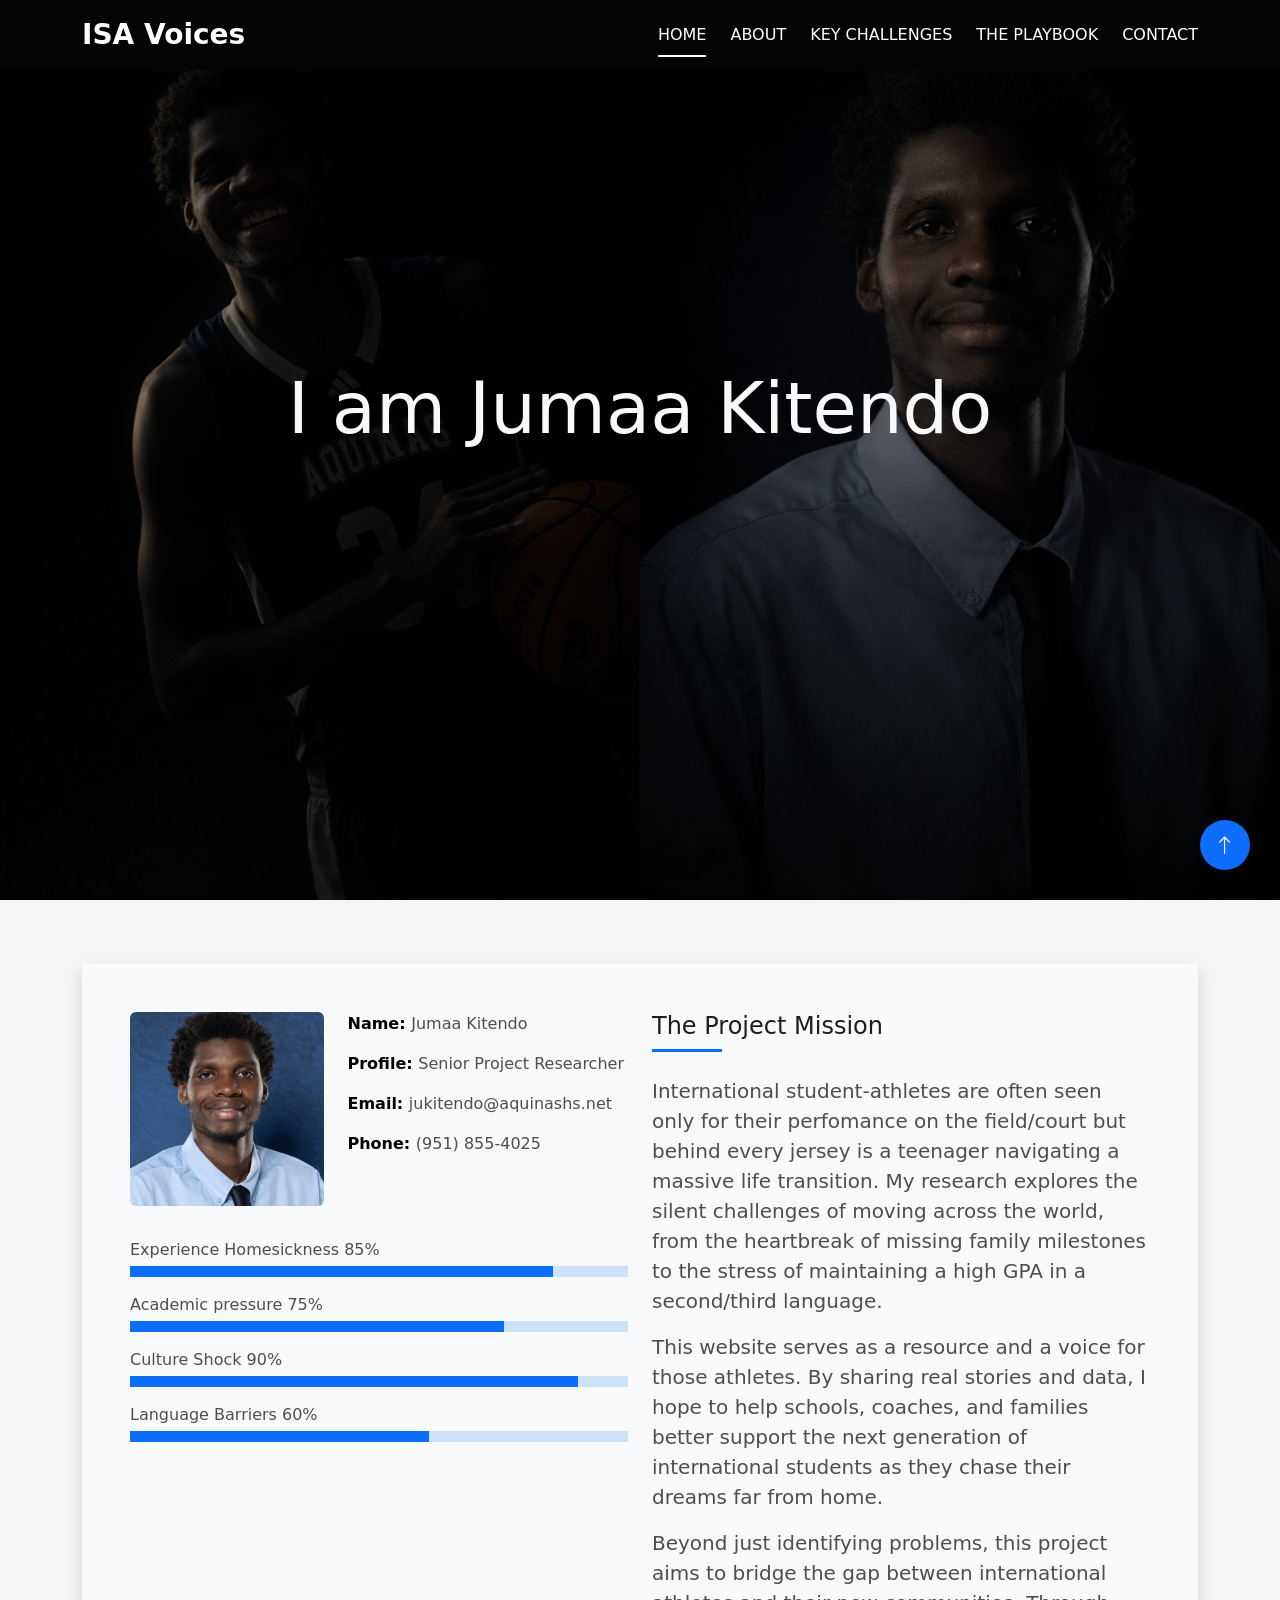
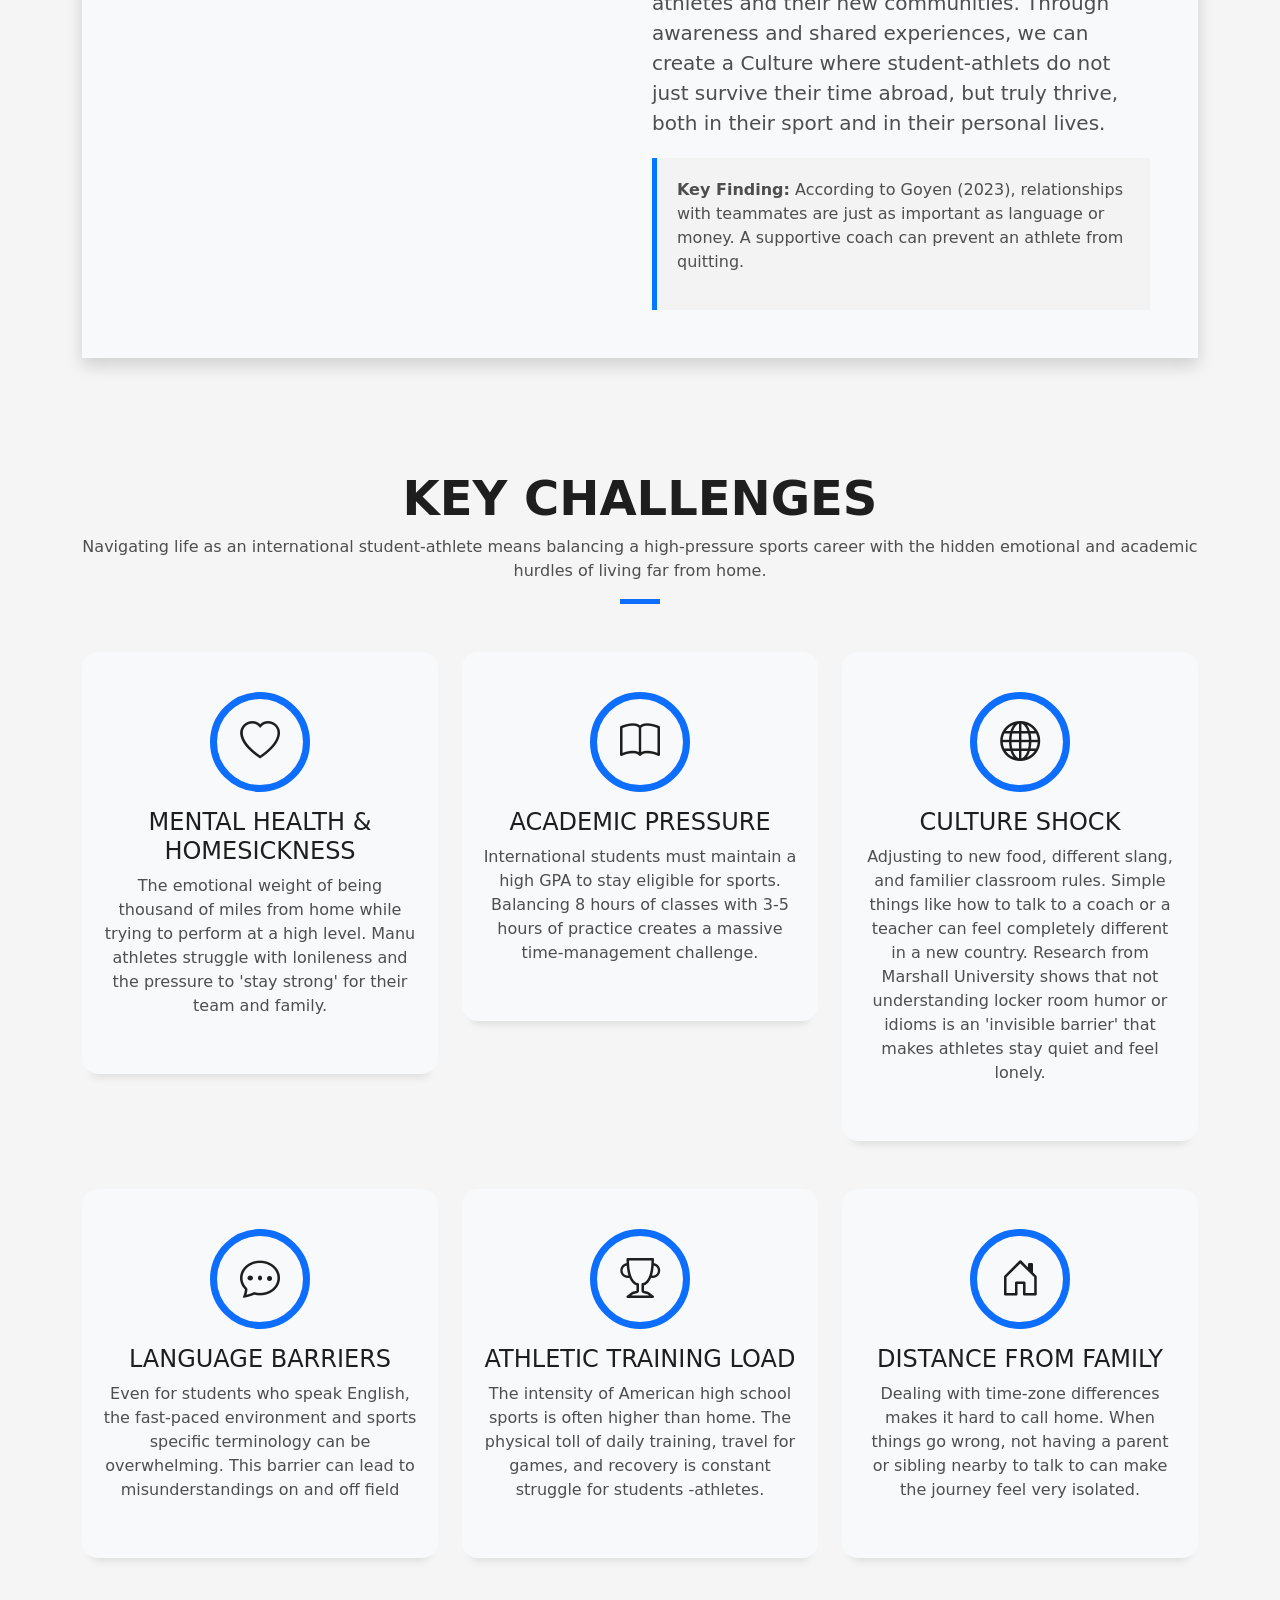
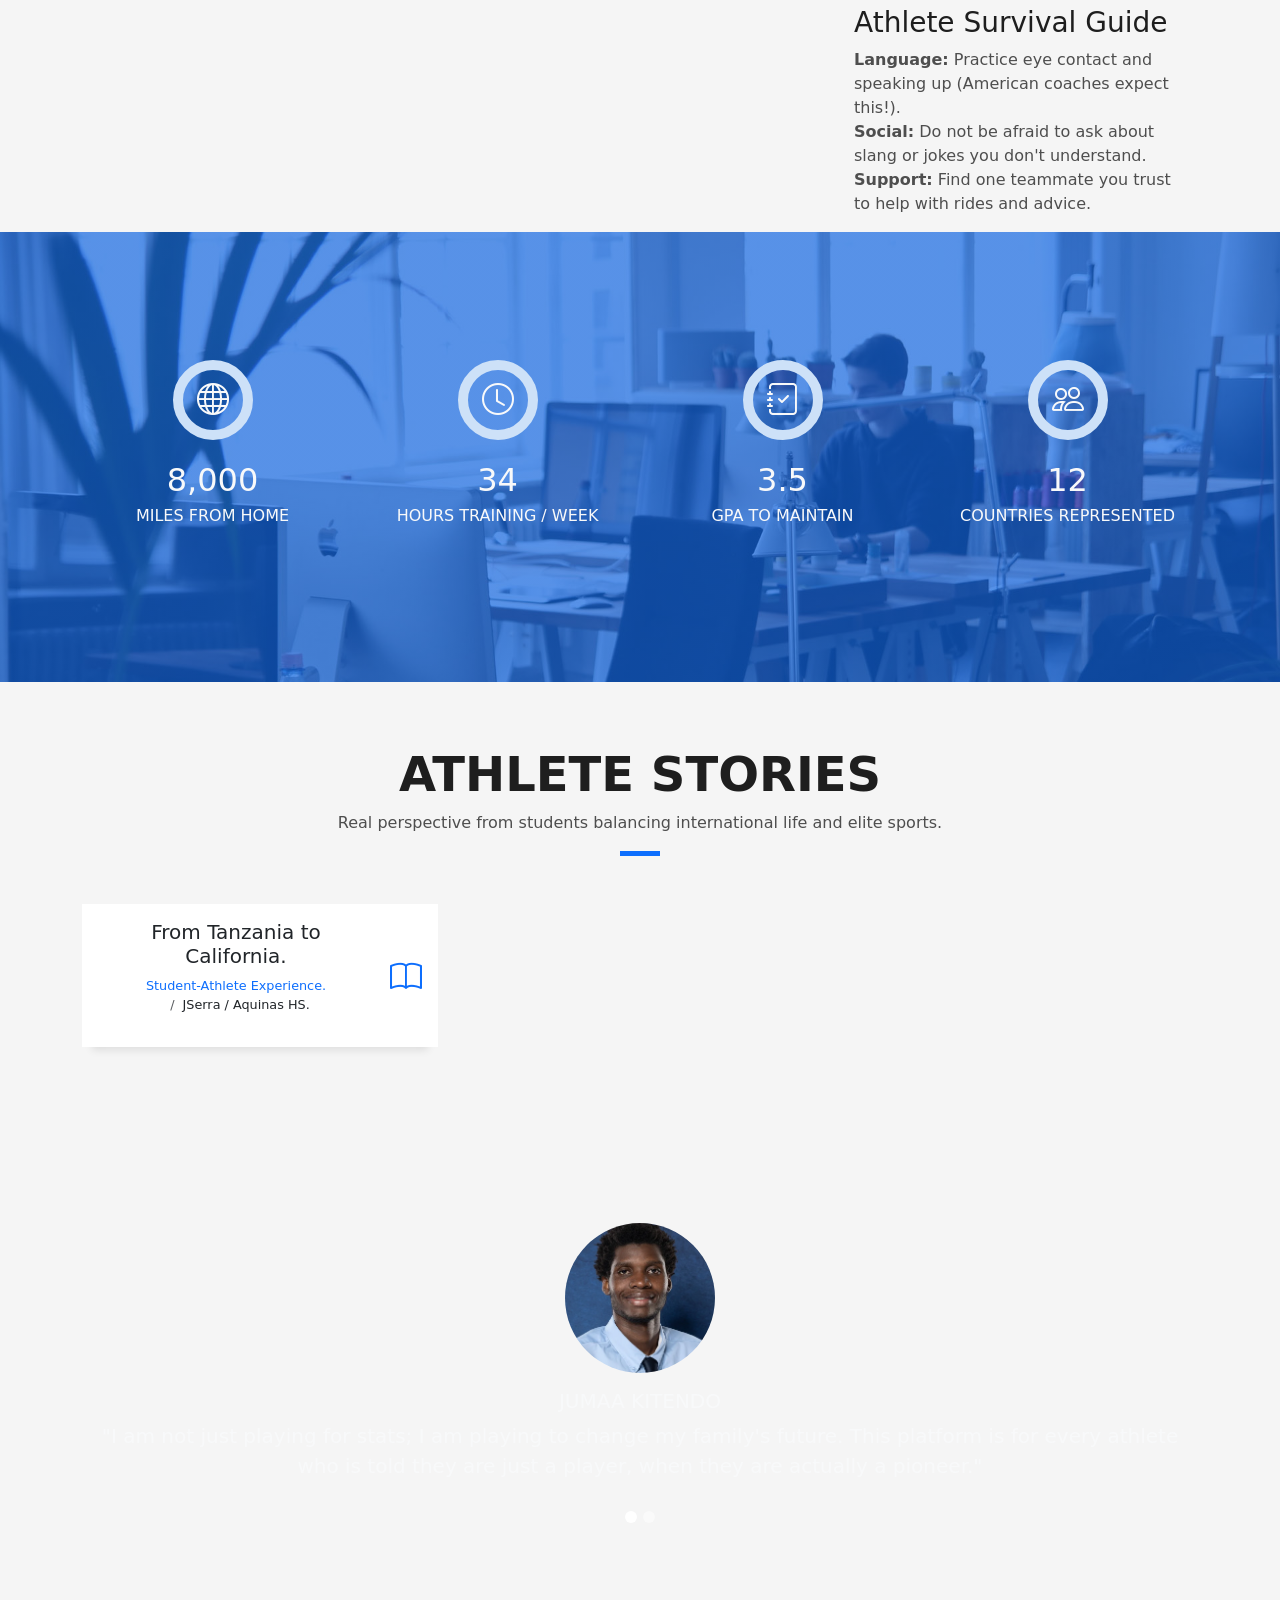
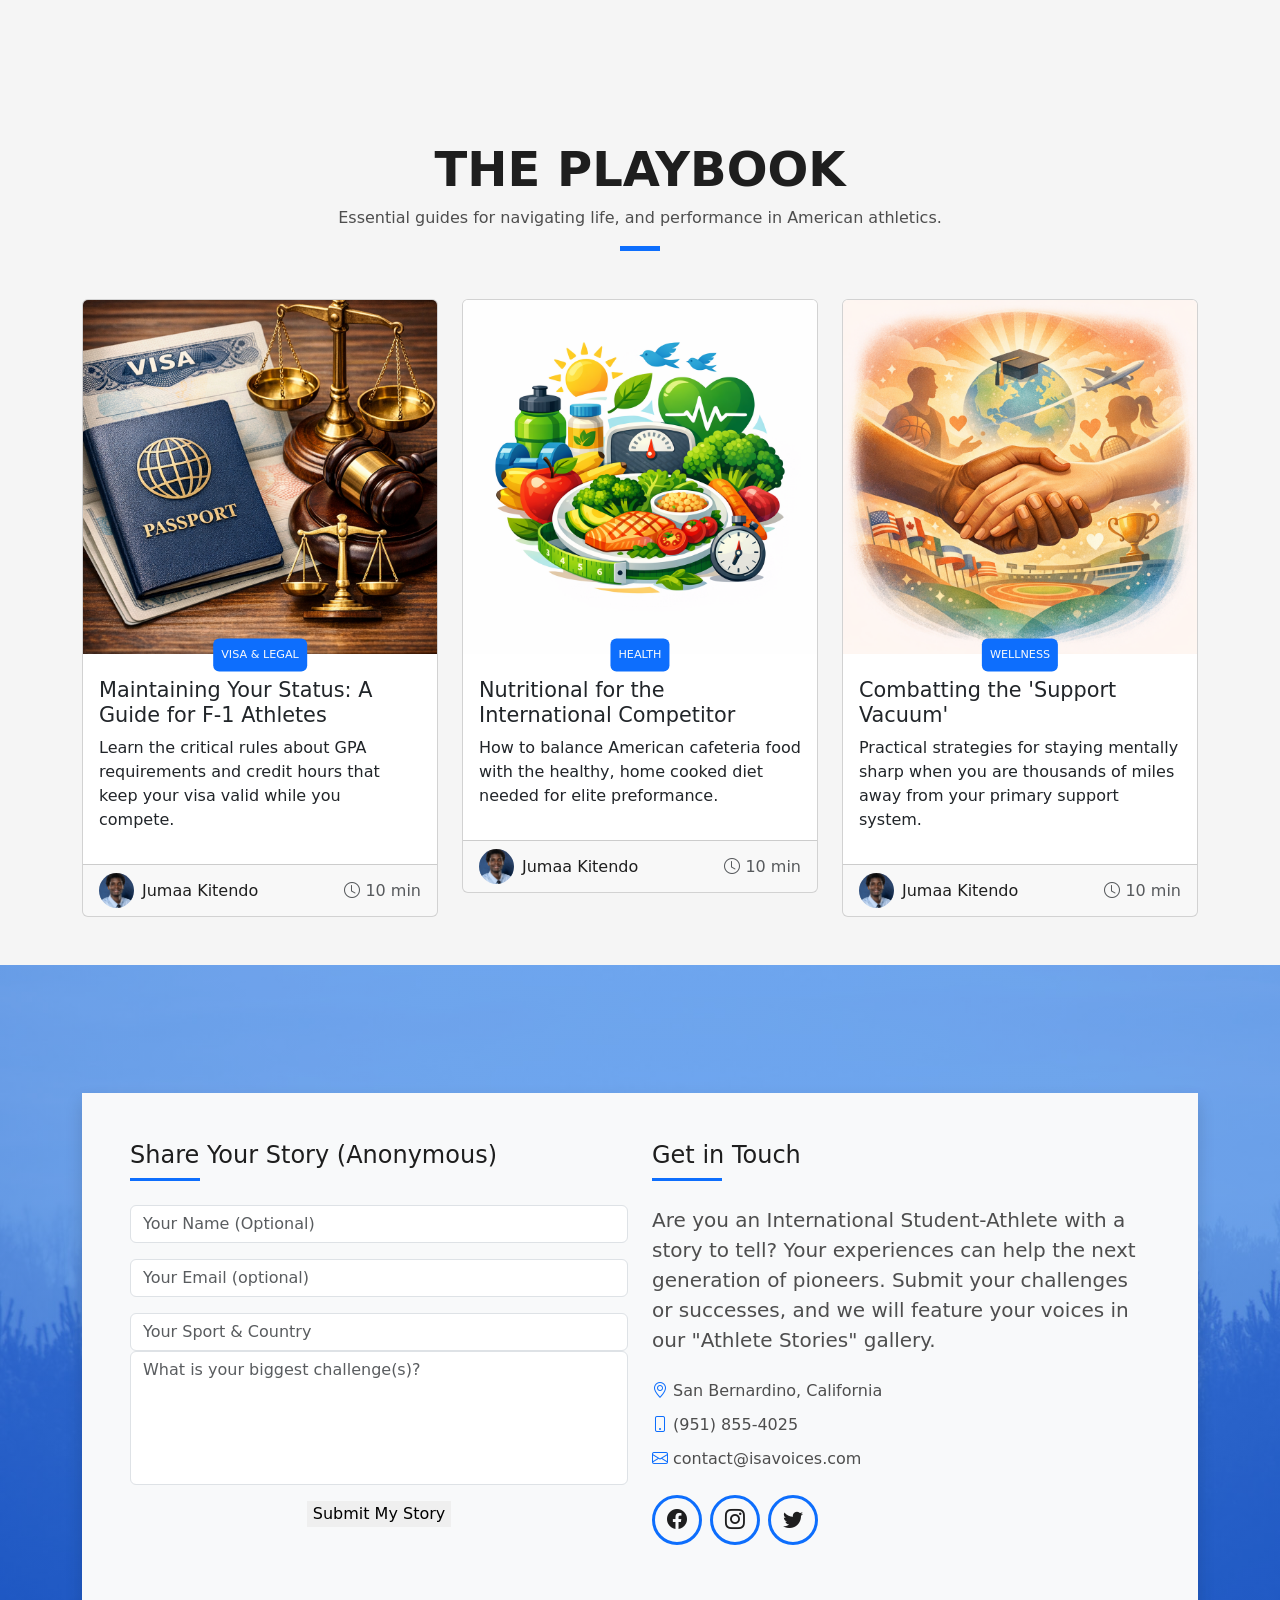
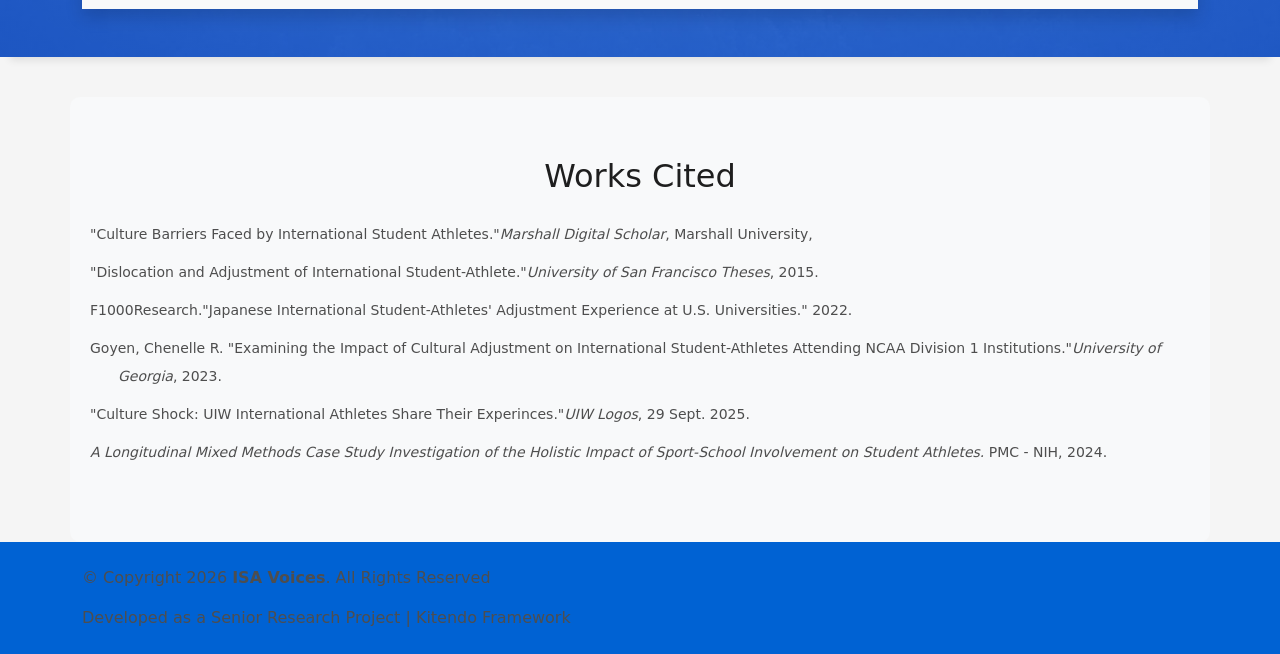
<file: index.html>
<!DOCTYPE html>
<html lang="en">

<head>
    <meta charset="UTF-8">
    <meta http-equiv="X-UA-Compatible" content="IE=edge">
    <meta name="viewport" content="width=device-width, initial-scale=1.0">
    <link rel="icon" href="./images/favicon.png" />
    <title>ISA Voices</title>
    <!-- Icons font aswsome V 6.2.1 Link -->
    <link rel="stylesheet" href="https://cdnjs.cloudflare.com/ajax/libs/font-awesome/6.2.1/css/all.min.css"
        integrity="sha512-MV7K8+y+gLIBoVD59lQIYicR65iaqukzvf/nwasF0nqhPay5w/9lJmVM2hMDcnK1OnMGCdVK+iQrJ7lzPJQd1w=="
        crossorigin="anonymous" referrerpolicy="no-referrer">
    <!-- Bootstrap -->
    <!-- CDN -->
    <!-- <link href="https://cdn.jsdelivr.net/npm/bootstrap@5.3.0/dist/css/bootstrap.min.css" rel="stylesheet"
        integrity="sha384-9ndCyUaIbzAi2FUVXJi0CjmCapSmO7SnpJef0486qhLnuZ2cdeRhO02iuK6FUUVM" crossorigin="anonymous"> -->
    <!-- CDN Icons -->
    <!-- <link rel="stylesheet" href="https://cdn.jsdelivr.net/npm/bootstrap-icons@1.7.2/font/bootstrap-icons.css"> -->
    <!-- Local -->
    <link rel="stylesheet" href="css/bootstrap.min.css">
    <!-- Local Icons -->
    <link rel="stylesheet" href="css/bootstrap-icons/bootstrap-icons.min.css">
    <!-- CSS files -->
    <link rel="stylesheet" href="css/style.css">
</head>

<body data-bs-spy="scroll" data-bs-target="#navbar-example" data-bs-smooth-scroll="true"> <!--Scrollspy-->
    <!-- Start nav -->
    <nav id="navbar-example" class="navbar navbar-expand-lg fixed-top"><!--Scrollspy-->
        <div class="container">
            <a class="navbar-brand fs-3 fw-semibold" href="#">ISA Voices</a>
            <button class="navbar-toggler p-0" type="button" data-bs-toggle="offcanvas"
                data-bs-target="#offcanvasWithBothOptions" aria-controls="offcanvasWithBothOptions"
                aria-expanded="false" aria-label="Toggle navigation">
                <span class="bi bi-justify text-light fs-3"></span>
            </button>
            <div class="offcanvas offcanvas-start overflow-y-auto" data-bs-scroll="true" tabindex="-1" id="offcanvasWithBothOptions"
                aria-labelledby="offcanvasWithBothOptionsLabel">
                <div class="offcanvas-header">
                    <button type="button" class="btn-close" data-bs-dismiss="offcanvas" aria-label="Close"></button>
                </div>
                <div class="offcanvas-body">
                    <ul class="navbar-nav mb-2 mb-lg-0">
                        <li class="nav-item">
                            <a class="nav-link active" aria-current="page" href="#home">Home</a>
                        </li>
                        <li class="nav-item">
                            <a class="nav-link" href="#about">about</a>
                        </li>
                        <li class="nav-item">
                            <a class="nav-link" href="#services">Key Challenges</a>
                       
                        <li class="nav-item">
                            <a class="nav-link" href="#blog">The Playbook</a>
                        </li>
                        
                        <li class="nav-item">
                            <a class="nav-link" href="#contact">contact</a>
                        </li>
                    </ul>
                </div>
            </div>
            <div class="large-screen d-lg-block d-none">
                <ul class="navbar-nav gap-4 mb-2 mb-lg-0 nav nav-tabs" role="tablist">
                    <!--Scrollspy-->
                    <li class="nav-item">
                        <a class="nav-link active" aria-current="page" href="#home">Home</a>
                    </li>
                    <li class="nav-item">
                        <a class="nav-link" href="#about">about</a>
                    </li>
                    <li class="nav-item">
                        <a class="nav-link" href="#services">Key Challenges</a>
                    </li>
                    
                    <li class="nav-item">
                        <a class="nav-link" href="#blog">The Playbook</a>
                    </li>
                    
                    <li class="nav-item">
                        <a class="nav-link" href="#contact">contact</a>
                    </li>
                </ul>
            </div>
        </div>
    </nav>
    <!-- End nav -->
    <!-- Start Home -->
    <header id="home">
        <div class="container">
            <div class="home-content d-flex justify-content-center align-items-center vh-100">
                <div class="home-caption text-light text-center">
                    <h1 class="text-light">I am Jumaa Kitendo</h1>
                    <p class="animated-letters">
                    </p>
                </div>
            </div>
        </div>
    </header>
    <!-- End Home -->
    <main>
        <!-- Start About -->
        <section id="about" class="sec-pt-4 mb-5">
            <div class="container ">
                <div class="about-content bg-light shadow p-5">
                    <div class="row">
                        <div class="col-md-6">
                            <div class="row mb-4">
                                <div class="col-5">
                                    <div class="about-img">
                                        <img src="images/my-profile.jpg" alt="testimonial-2" class="img-fluid rounded b-shadow-a" alt="">
                                    </div>
                                </div>
                                <div class="col-sm-7">
                                    <div class="about-info ">
                                        <p><span class="text-capitalize">name: </span>Jumaa Kitendo</p>
                                        <p><span class="text-capitalize">profile: </span>Senior Project Researcher</p>
                                        <p><span class="text-capitalize">email: </span><a
                                                href="mailto:contact@example.com">jukitendo@aquinashs.net</a>
                                        </p>
                                        <p><span class="text-capitalize">phone: </span><a
                                                href="tel:(617) 557-0089">(951) 855-4025</a> </p>
                                    </div>
                                </div>

                            </div>
                            <div class="row">
                                <div class="col-12">
                                    <div class="">
                                        <h5 class="fs-6 text"></h5>
                                        <span class="mb-1 d-block">Experience Homesickness 85%</span>
                                        <div class="progress mb-3" role="progressbar" aria-label="Basic example"
                                            aria-valuenow="85" aria-valuemin="0" aria-valuemax="100">
                                            <div class="progress-bar" style="width: 85%"></div>
                                        </div>
                                        <span class="mb-1 d-block">Academic pressure 75%</span>
                                        <div class="progress mb-3" role="progressbar" aria-label="Basic example"
                                            aria-valuenow="75" aria-valuemin="0" aria-valuemax="100">
                                            <div class="progress-bar" style="width: 75%"></div>
                                        </div>
                                        <span class="mb-1 d-block">Culture Shock 90%</span>
                                        <div class="progress mb-3" role="progressbar" aria-label="Basic example"
                                            aria-valuenow="90" aria-valuemin="0" aria-valuemax="100">
                                            <div class="progress-bar" style="width: 90%"></div>
                                        </div>
                                        <span class="mb-1 d-block">Language Barriers 60%</span>
                                        <div class="progress mb-3" role="progressbar" aria-label="Basic example"
                                            aria-valuenow="60" aria-valuemin="0" aria-valuemax="100">
                                            <div class="progress-bar" style="width: 60%"></div>
                                        </div>
                                    </div>
                                </div>
                            </div>
                        </div>
                        <div class="col-md-6">
                            <div class="about-me">
                                <div class="sm-title mb-4">
                                    <h4>The Project Mission</h4>
                                    <div class="line"></div>
                                </div>
                                <p class="lead">International student-athletes are often seen only for their perfomance on the field/court 
                                    but behind every jersey is a teenager navigating a massive life transition. My research
                                    explores the silent challenges of moving across the world, from the heartbreak of 
                                    missing family milestones to the stress of maintaining a high GPA in a second/third language.
                                </p>
                                <p class="lead">This website serves as a resource and a voice for those athletes. By sharing 
                                    real stories and data, I hope to help schools, coaches, and families better support the next
                                    generation of international students as they chase their dreams far from home.
                                </p>
                                <p class="lead">Beyond just identifying problems, this project aims to bridge the gap between international 
                                    athletes and their new communities. Through awareness and shared experiences, we can create a Culture 
                                    where student-athlets do not just survive their time abroad, but truly thrive, both in their sport and 
                                    in their personal lives.</p>
                                    <div class="research-note" style="background: #f3f3f3; padding: 20px; border-left: 5px solid #0078ff; margin-top: 20px;">
                                        <p><strong>Key Finding:</strong> According to Goyen (2023), relationships with teammates are just as important as language or money.
                                        A supportive coach can prevent an athlete from quitting.</p>
                                    </div>
                            </div>
                        </div>
                    </div>
                </div>
            </div>
        </section>
        <!-- End About -->
        <!-- Start Services -->
        <section id="services" class="sec-pt-4">
            <div class="container">
                <div class="services-content">
                    <div class="row">
                        <div class="col-12">
                            <div class="section-title mb-5">
                                <h3 class="text-uppercase">Key Challenges</h3>
                                <p>Navigating life as an international student-athlete means balancing a high-pressure sports
                                    career with the hidden emotional and academic hurdles of living far from home.</p>
                                <div class="line m-auto" style="width: 40px; height:5px"></div>
                            </div>
                        </div>
                        <div class="col-lg-4 col-md-6">
                            <a href="mental-health.html" style="text-decoration: none; color: inherit;">
                            <div class="service-card bg-light rounded-4 text-center mb-5">
                                <div class="icon d-flex justify-content-center align-items-center rounded-circle">
                                    <span class="bi bi-heart"></span>
                                </div>
                                <h4 class="text-uppercase">Mental Health & Homesickness</h4>
                                <p>The emotional weight of being thousand of miles from home while trying to perform
                                    at a high level. Manu athletes struggle with lonileness and the pressure to 'stay 
                                    strong' for their team and family.</p>
                            </div>
                        </a>
                        </div>
                        <div class="col-lg-4 col-md-6">
                            <a href="academics.html" style="text-decoration: none; color: inherit;">
                            <div class="service-card bg-light rounded-4 text-center mb-5">
                                <div class="icon d-flex justify-content-center align-items-center rounded-circle">
                                    <span class="bi bi-book"></span>
                                </div>
                                <h4 class="text-uppercase">Academic Pressure</h4>
                                <p>International students must maintain a high GPA to stay eligible for sports. Balancing
                                    8 hours of classes with 3-5 hours of practice creates a massive time-management challenge.</p>
                            </div>
                        </a>
                        </div>
                        <div class="col-lg-4 col-md-6">
                            <a href="culture-shock.html" style="text-decoration: none; color: inherit;">
                            <div class="service-card bg-light rounded-4 text-center mb-5">
                                <div class="icon d-flex justify-content-center align-items-center rounded-circle">
                                    <span class="bi bi-globe"></span>
                                </div>
                                <h4 class="text-uppercase">Culture Shock</h4>
                                <p>Adjusting to new food, different slang, and familier classroom rules. Simple things
                                    like how to talk to a coach or a teacher can feel completely different in a new country. Research from 
                                Marshall University shows that not understanding locker room humor or idioms is an 'invisible barrier' that
                            makes athletes stay quiet and feel lonely.</p>
                            </div>
                        </a> </div>
                        <div class="col-lg-4 col-md-6">
                            <a href="language-barriers.html" style="text-decoration: none; color: inherit;">
                            <div class="service-card bg-light rounded-4 text-center mb-5">
                                <div class="icon d-flex justify-content-center align-items-center rounded-circle">
                                    <span class="bi bi-chat-dots"></span>
                                </div>
                                <h4 class="text-uppercase">Language Barriers</h4>
                                <p>Even for students who speak English, the fast-paced environment and sports specific
                                    terminology can be overwhelming. This barrier can lead to misunderstandings on and off
                                    field</p>
                            </div>
                       </a> </div>
                        <div class="col-lg-4 col-md-6">
                            <a href="training-load.html" style="text-decoration: none; color: inherit;">
                            <div class="service-card bg-light rounded-4 text-center mb-5">
                                <div class="icon d-flex justify-content-center align-items-center rounded-circle">
                                    <span class="bi bi-trophy"></span>
                                </div>
                                <h4 class="text-uppercase">Athletic Training Load</h4>
                                <p>The intensity of American high school sports is often higher than home. The physical
                                    toll of daily training, travel for games, and recovery is constant struggle for students
                                    -athletes.</p>
                                </a></div>
                        </div>
                        <div class="col-lg-4 col-md-6">
                            <a href="distance.html" style="text-decoration: none; color: inherit;">
                            <div class="service-card bg-light rounded-4 text-center mb-5">
                                <div class="icon d-flex justify-content-center align-items-center rounded-circle">
                                    <span class="bi bi-house-door"></span>
                                </div>
                                <h4 class="text-uppercase">Distance from Family</h4>
                                <p>Dealing with time-zone differences makes it hard to call home. When things go wrong, not 
                                    having a parent or sibling nearby to talk to can make the journey feel very isolated.</p>
                                </a></div>

                            <div class="container">
                                <h3>Athlete Survival Guide</h3>
                                <ul>
                                    <li><strong>Language:</strong> Practice eye contact and speaking up (American coaches expect this!).</li>
                                    <li><strong>Social:</strong> Do not be afraid to ask about slang or jokes you don't understand.</li>
                                    <li><strong>Support:</strong> Find one teammate you trust to help with rides and advice.</li>
                                </ul>
                            </div>
                        </div>
                    </div>
                </div>
            </div>
        </section>
        <!-- End Services -->
        <!-- Start Facts -->
        <section id="facts">
            <div class="container">
                <div class="facts-content">
                    <div class="row">
                        <div class="col-lg-3 col-md-6">
                            <div class="facts-card text-center text-light">
                                <div
                                    class="icon d-flex justify-content-center align-items-center rounded-circle text-light">
                                    <span class="bi bi-globe"></span>
                                </div>
                                <span class="fs-2">8,000</span>
                                <p>MILES FROM HOME</p>
                            </div>
                        </div>
                        <div class="col-lg-3 col-md-6">
                            <div class="facts-card text-center text-light">
                                <div
                                    class="icon d-flex justify-content-center align-items-center rounded-circle text-light">
                                    <span class="bi bi-clock"></span>
                                </div>
                                <span class="fs-2">34</span>
                                <p>HOURS TRAINING / WEEK</p>
                            </div>
                        </div>
                        <div class="col-lg-3 col-md-6">
                            <div class="facts-card text-center text-light">
                                <div
                                    class="icon d-flex justify-content-center align-items-center rounded-circle text-light">
                                    <span class="bi bi-journal-check"></span>
                                </div>
                                <span class="fs-2">3.5</span>
                                <p>GPA TO MAINTAIN</p>
                            </div>
                        </div>
                        <div class="col-lg-3 col-md-6">
                            <div class="facts-card text-center text-light">
                                <div
                                    class="icon d-flex justify-content-center align-items-center rounded-circle text-light">
                                    <span class="bi bi-people"></span>
                                </div>
                                <span class="fs-2">12</span>
                                <p>COUNTRIES REPRESENTED</p>
                            </div>
                        </div>
                    </div>
                </div>
            </div>
        </section>
        <!-- End Facts -->
        <!-- Start Portfolio -->
        <section id="Athlete Stories." class="sec-pt-4">
            <div class="container">
                <div class="portfolio-content">
                    <div class="row">
                        <div class="col-12">
                            <div class="section-title mb-5">
                                <h3 class="text-uppercase">Athlete Stories</h3>
                                <p>Real perspective from students balancing international life and elite sports.</p>
                                <div class="line m-auto" style="width: 40px; height:5px"></div>
                            </div>
                        </div>
                        <div class="col-lg-4 col-md-6">
                            <div class="portfolio-card bg-light rounded-4 mb-5">
                                <div class="card">
                                    <div class="portfolio-img">
                                        <a href="my-story.html"
                                        <img src="images/my-story.jpg" class="card-img-top" alt="My Journey" style="width: 100%; height: auto; display: block;">
                                    </a>
                                    </div>
                                    <div class="card-body d-flex justify-content-center align-items-center">
                                        <div class="portfolio-body text-center">
                                            <h5 class="card-title">From Tanzania to California.</h5>
                                            <ol class="breadcrumb d-flex justify-content-center">
                                                <li class="breadcrumb-item">Student-Athlete Experience.
                                                </li>
                                                <li class="breadcrumb-item">JSerra / Aquinas HS.</li>
                                            </ol>
                                        </div>
                                        <div class="icon ms-3">
                                            <a href="my-story.html"><span class="bi bi-book" style="font-size: 2rem;"></span></a>
                                        </div>
                                    </div>
                                </div>
                            </div>
                        </div>
                        
                       
                       
                       
                       </div>
                    </div>
                </div>
            </div>
        </section>
        <!-- End Portfolio -->
        <!-- Start Testimonials -->
        <section id="testimonials">
            <div class="container">
                <div class="testimonials-content text-light text-center">
                    <div class="row justify-content-between align-items-center">
                        <div class="col-12">
                            <div id="carouselExampleIndicators" class="carousel slide" data-bs-ride="carousel"
                                data-bs-touch="false">
                                <div class="carousel-indicators">
                                    <button type="button" data-bs-target="#carouselExampleIndicators"
                                        data-bs-slide-to="0" class="active" aria-current="true"
                                        aria-label="Slide 1"></button>
                                    <button type="button" data-bs-target="#carouselExampleIndicators"
                                        data-bs-slide-to="1" aria-label="Slide 2"></button>
                                </div>
                                <div class="carousel-inner">
                                    <div class="carousel-item active" data-bs-interval="3000">
                                        <div class="testimonials-card mb-5 pb-1">
                                            <div class="testimonials-img mb-3 m-auto">
                                                <img src="images/my-profile.jpg" class="d-block rounded-circle"
                                                    alt="testimonials-1">
                                            </div>
                                            <div class="testimonials-caption">
                                                <h5 class="text-uppercase text-light">Jumaa kitendo</h5>
                                                <p class="lead">"I am not just playing for stats; I am playing to change my family's future.
                                                    This platform is for every athlete who is told they are just a player, when they are actually a pioneer."
                                                </p>
                                            </div>
                                        </div>
                                    </div>
                                    <div class="carousel-item" data-bs-interval="3000">
                                        <div class="testimonials-card mb-5 pb-1">
                                            <div class="testimonials-img mb-3 m-auto">
                                                <img src="images/south-sudan.jpg" class="d-block rounded-circle"
                                                    alt="testimonials-2">
                                            </div>
                                            <div class="testimonials-caption">
                                                <h5 class="text-uppercase text-light">Moto Ateny</h5>
                                                <p class="lead">"I fled war in South Sudan and struggled to survive in Kenya and Tanzania before coming to the United States. Even here, I faced many challenges and had to keep moving, but I never gave up. My journey is about resilience, hope, and building a better future.
."</p>
                                            </div>
                                        </div>
                                    </div>
                                </div>
                            </div>
                        </div>
                    </div>
                </div>
            </div>
            </div>
        </section>
        <!-- End Testimonials -->
        <!-- Start Blog -->
        <section id="blog" class="sec-pt-4">
            <div class="container">
                <div class="blog-content">
                    <div class="row">
                        <div class="col-12">
                            <div class="section-title mb-5">
                                <h3 class="text-uppercase">THE PLAYBOOK</h3>
                                <p>Essential guides for navigating life, and performance in American athletics.</p>
                                <div class="line m-auto" style="width: 40px; height:5px"></div>
                            </div>
                        </div>
                        <div class="col-lg-4 col-md-6">
                            <div class="blog-card bg-light rounded-4 mb-5">
                                <div class="card">
                                    <div class="blog-img">
                                        <a href="academics.html"><img src="images/visa-legal.jpg" class="card-img-top"
                                                alt="work-1"></a>
                                    </div>
                                    <div class="card-body">
                                        <div class="blog-body position-relative">
                                            <div
                                                class="blog-label text-uppercase text-light rounded-2 bg-primary d-inline-block p-2 position-absolute start-50 translate-middle">
                                                <span>VISA & LEGAL</span>
                                            </div>
                                            <h4 class="card-title pt-2"><a href="#">Maintaining Your Status: A Guide for F-1 Athletes</a></h4>
                                            <p>
                                                Learn the critical rules about GPA requirements and credit hours that keep your visa valid while you compete.
                                            </p>
                                        </div>

                                    </div>
                                    <div
                                        class="card-footer text-body-secondary d-flex justify-content-between align-items-center">
                                        <div class="blog-author-content d-flex gap-2 align-items-end">
                                            <div class="blog-avatar">
                                                <img src="images/my-profile.jpg" alt="blog-avatar-small-img"
                                                    class="rounded-circle">
                                            </div>
                                            <h5 class="blog-author">
                                                <a href="#">Jumaa Kitendo</a>
                                            </h5>
                                        </div>
                                        <div class="blog-date">
                                            <span class="bi bi-clock"></span>
                                            10 min
                                        </div>
                                    </div>
                                </div>
                            </div>
                        </div>
                        <div class="col-lg-4 col-md-6">
                            <div class="blog-card bg-light rounded-4 mb-5">
                                <div class="card">
                                    <div class="blog-img">
                                        <a href="academics.html"><img src="images/health.jpg" class="card-img-top"
                                                alt="work-1"></a>
                                    </div>
                                    <div class="card-body">
                                        <div class="blog-body position-relative">
                                            <div
                                                class="blog-label text-uppercase text-light rounded-2 bg-primary d-inline-block p-2 position-absolute start-50 translate-middle">
                                                <span>HEALTH</span>
                                            </div>
                                            <h4 class="card-title pt-2"><a href="#">Nutritional for the International Competitor</a></h4>
                                            <p>
                                                How to balance American cafeteria food with the healthy, home cooked diet needed for elite preformance.
                                            </p>
                                        </div>
                                    </div>
                                    <div
                                        class="card-footer text-body-secondary d-flex justify-content-between align-items-center">
                                        <div class="blog-author-content d-flex gap-2 align-items-end">
                                            <div class="blog-avatar">
                                                <img src="images/my-profile.jpg" alt="blog-avatar-small-img"
                                                    class="rounded-circle">
                                            </div>
                                            <h5 class="blog-author">
                                                <a href="#">Jumaa Kitendo</a>
                                            </h5>
                                        </div>
                                        <div class="blog-date">
                                            <span class="bi bi-clock"></span>
                                            10 min
                                        </div>
                                    </div>
                                </div>
                            </div>
                        </div>
                        <div class="col-lg-4 col-md-6">
                            <div class="blog-card bg-light rounded-4 mb-5">
                                <div class="card">
                                    <div class="blog-img">
                                        <a href="mental-health.html"><img src="images/wellness.jpg" class="card-img-top"
                                                alt="work-1"></a>
                                    </div>
                                    <div class="card-body">
                                        <div class="blog-body position-relative">
                                            <div
                                                class="blog-label text-uppercase text-light rounded-2 bg-primary d-inline-block p-2 position-absolute start-50 translate-middle">
                                                <span>WELLNESS</span>
                                            </div>
                                            <h4 class="card-title pt-2"><a href="#">Combatting the 'Support Vacuum'</a></h4>
                                            <p>
                                                Practical strategies for staying mentally sharp when you are thousands of miles away from your primary 
                                                support system.
                                            </p>
                                        </div>

                                    </div>
                                    <div
                                        class="card-footer text-body-secondary d-flex justify-content-between align-items-center">
                                        <div class="blog-author-content d-flex gap-2 align-items-end">
                                            <div class="blog-avatar">
                                                <img src="images/my-profile.jpg" alt="blog-avatar-small-img"
                                                    class="rounded-circle">
                                            </div>
                                            <h5 class="blog-author">
                                                <a href="#">Jumaa Kitendo</a>
                                            </h5>
                                        </div>
                                        <div class="blog-date">
                                            <span class="bi bi-clock"></span>
                                            10 min
                                        </div>
                                    </div>
                                </div>
                            </div>
                        </div>
                    </div>
                </div>
            </div>
        </section>
        <!-- End Blog -->
        <!-- Start contact -->
        <section id="contact" class="sec-pt-4">
            <div class="container">
                <div class="contact-content bg-light shadow p-5">
                    <div class="row">
                        <div class="col-md-6">
                            <div class="message-us">
                                <div class="sm-title mb-4">
                                    <h4>Share Your Story (Anonymous)</h4>
                                    <div class="line"></div>
                                </div>
                                <div class="contact-form">
                                    <form action="https://formspree.io/f/xojknoop" method="POST">
                                        <div class="row">
                                            <div class="col-md-12 mb-3">
                                                <div class="form-group">
                                                    <input type="text" name="athlete_name" class="form-control" placeholder="Your Name (Optional)">
                                                </div>
                                            </div>
                                            <div class="col-md-12 mb-3">
                                                <div calss="form-group">
                                                    <input type="email" name="_replyto" class="form-control" placeholder="Your Email (optional)">
                                                </div>
                                            </div>
                                            <div class="col-md-12 mn-3">
                                                <div class="form-group">
                                                    <input type="text" name="sport_country" class="form-control" placeholder="Your Sport & Country">
                                                </div>
                                            </div>
                                            <div class="col-md-12">
                                                <div class="form-group">
                                                    <textarea class="form-control" name="message" rows="5" placeholder="What is your biggest challenge(s)?"></textarea>
                                                </div>
                                            </div>
                                            <input type="hidden" name="_next" value="https://your-website-url.com/thanks.html">

                                            <div class="col-md-12 text-center mt-3">
                                                <button type="submit" class="button button-a button-big button-rounded">Submit My Story</button>
                                            </div>
                                        </div>
                                    </form>
                                </div>
                            </div>
                        </div>
                        <div class="col-md-6">
                            <div class="get-in-touch">
                                <div class="sm-title mb-4">
                                    <h4>Get in Touch</h4>
                                    <div class="line"></div>
                                </div>
                                <p class="lead mb-4">Are you an International Student-Athlete with a story to tell?
                                    Your experiences can help the next generation of pioneers.
                                    Submit your challenges or successes, and we will feature your voices in our "Athlete Stories" gallery.
                                </p>
                                <ul class="contact-info mb-4">
                                    <li><span class="bi bi-geo-alt"></span>San Bernardino, California</li>
                                    <li><span class="bi bi-phone"></span><a href="tel:(951) 855-4025">(951) 855-4025</a></li>
                                    <li><span class="bi bi-envelope"></span><a
                                            href="mailto:contact@example.com">contact@isavoices.com</a></li>
                                </ul>
                                <ul class="social-links d-flex gap-2">
                                    <li class="icon d-flex justify-content-center align-items-center rounded-circle">
                                        <a href="#"><span class="bi bi-facebook"></span></a>
                                    </li>
                                    <li class="icon d-flex justify-content-center align-items-center rounded-circle">
                                        <a href="#"><span class="bi bi-instagram"></span></a>
                                    </li>
                                    <li class="icon d-flex justify-content-center align-items-center rounded-circle">
                                        <a href="#"><span class="bi bi-twitter"></span></a>
                                    </li>
                                    
                                </ul>

                            </div>
                        </div>
                    </div>
                </div>
            </div>
        </section>
        <!-- End contact -->
    </main>
    <section id="citations" class="container" style="padding: 60px 0; background-color: #f8f9fa; margin-top: 40px; border-radius: 10px;">
        <div class="section-title" style="text-align: center; margib-bottom: 30px;">
            <h2>Works Cited</h2>
        </div>
        <div class="row">
            <div class="col-lg-12">
                <ul style="list-style: none; line-height: 2; font-size: 14px; color: #4e4e4e; padding-left: 20px;">
                    <li style="text-indent: -2em; padding-left: 2em; margin-bottom: 10px;">"Culture Barriers Faced by International Student Athletes."<em>Marshall Digital Scholar</em>, Marshall University,</li>
                    <li style="text-indent: -2em; padding-left: 2em; margin-bottom: 10px;">"Dislocation and Adjustment of International Student-Athlete."<em>University of San Francisco Theses</em>, 2015.</li>
                    <li style="text-indent: -2em; padding-left: 2em; margin-bottom: 10px;">F1000Research."Japanese International Student-Athletes' Adjustment Experience at U.S. Universities." 2022.</li>
                    <li style="text-indent: -2em; padding-left: 2em; margin-bottom: 10px;">Goyen, Chenelle R. "Examining the Impact of Cultural Adjustment on International Student-Athletes Attending NCAA Division 1 Institutions."<em>University of Georgia</em>, 2023.</li>
                    <li style="text-indent: -2em; padding-left: 2em; margin-bottom: 10px;">"Culture Shock: UIW International Athletes Share Their Experinces."<em>UIW Logos</em>, 29 Sept. 2025.</li>
                    <li style="text-indent: -2em; padding-left: 2em; margin-bottom: 10px;"><em>A Longitudinal Mixed Methods Case Study Investigation of the Holistic Impact of Sport-School Involvement on Student Athletes.</em> PMC - NIH, 2024.</li>
                </ul>
            </div>
        </div>
    </section>
    <!-- Start footer -->
    <footer>
        <div class="container">
            <div class="row">
                <div class="col-sm-12">
                    <div class="copyright-box">
                        <p class="copyright">&copy; Copyright 2026 <strong>ISA Voices</strong>. All Rights Reserved</p>
                        <div class="credits">
                            Developed as a Senior Research Project | <a href="index.html">Kitendo Framework</a>
                        </div>
                    </div>
                </div>
            </div>
        </div>
    </footer>
    <!-- End footer -->
    <!-- ٍStart up arrow -->
    <a href="#home"
        class="arrow-up-icon d-flex justify-content-center align-items-center rounded-circle text-light fs-5 position-fixed bg-primary">
        <span class="bi bi-arrow-up"></span>
    </a>
    <!-- End up arrow -->

    <!-- <script src="https://cdn.jsdelivr.net/npm/bootstrap@5.3.0/dist/js/bootstrap.bundle.min.js"
        integrity="sha384-geWF76RCwLtnZ8qwWowPQNguL3RmwHVBC9FhGdlKrxdiJJigb/j/68SIy3Te4Bkz" crossorigin="anonymous">
        </script> -->
    <script src="./js/bootstrap.bundle.min.js"></script>
</body>
</html>
</file>
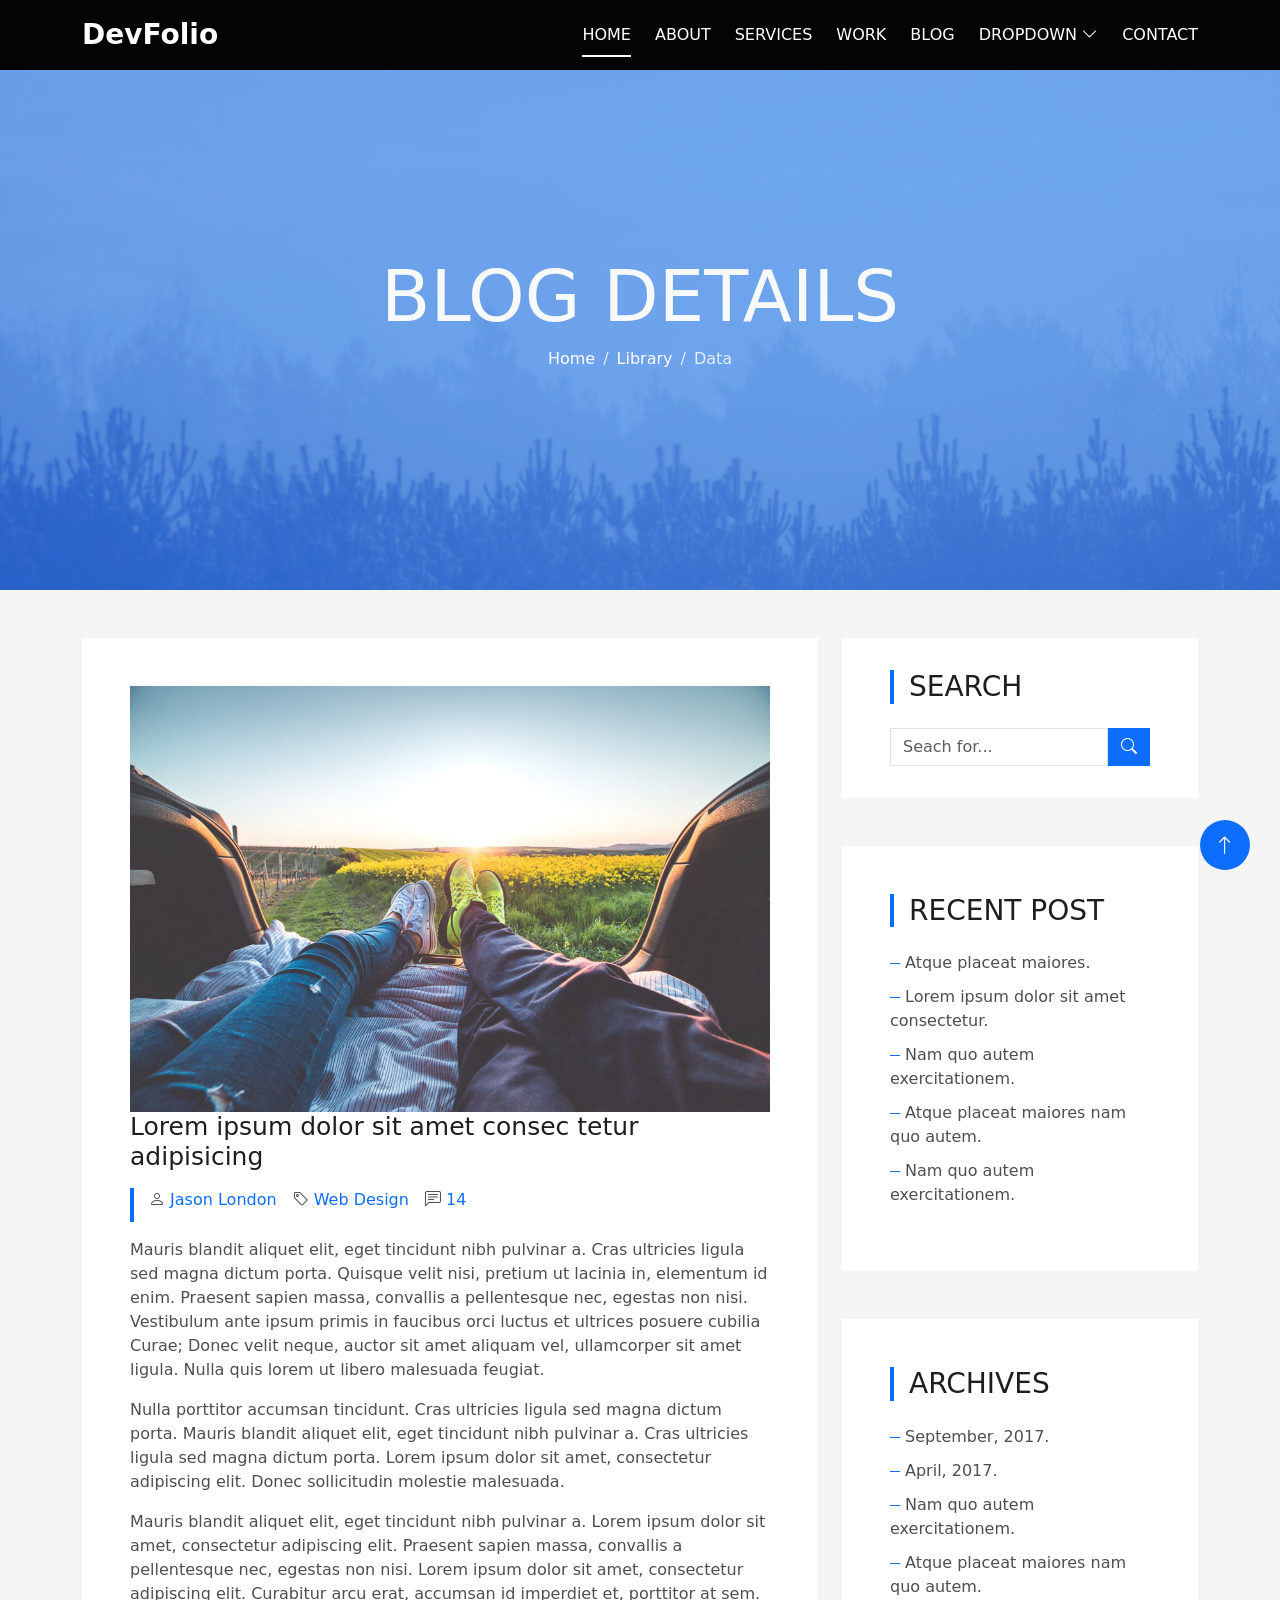
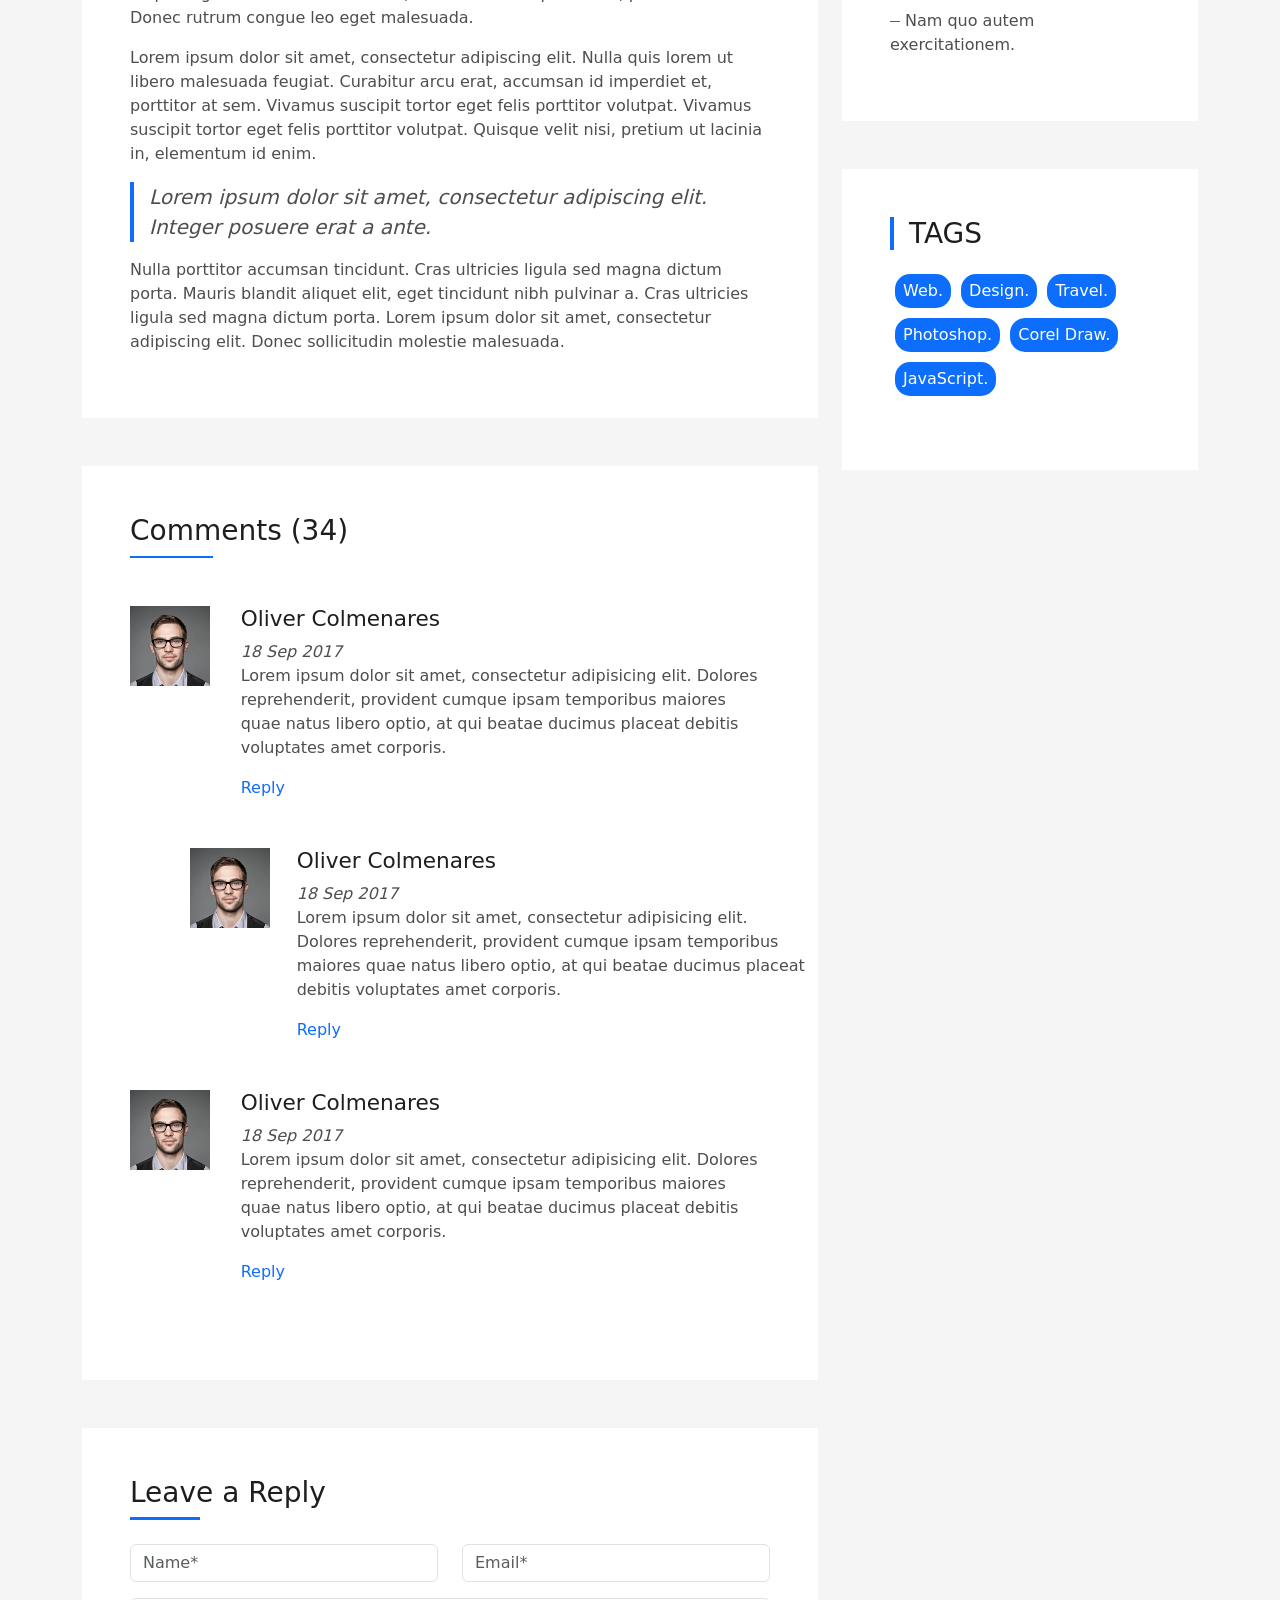
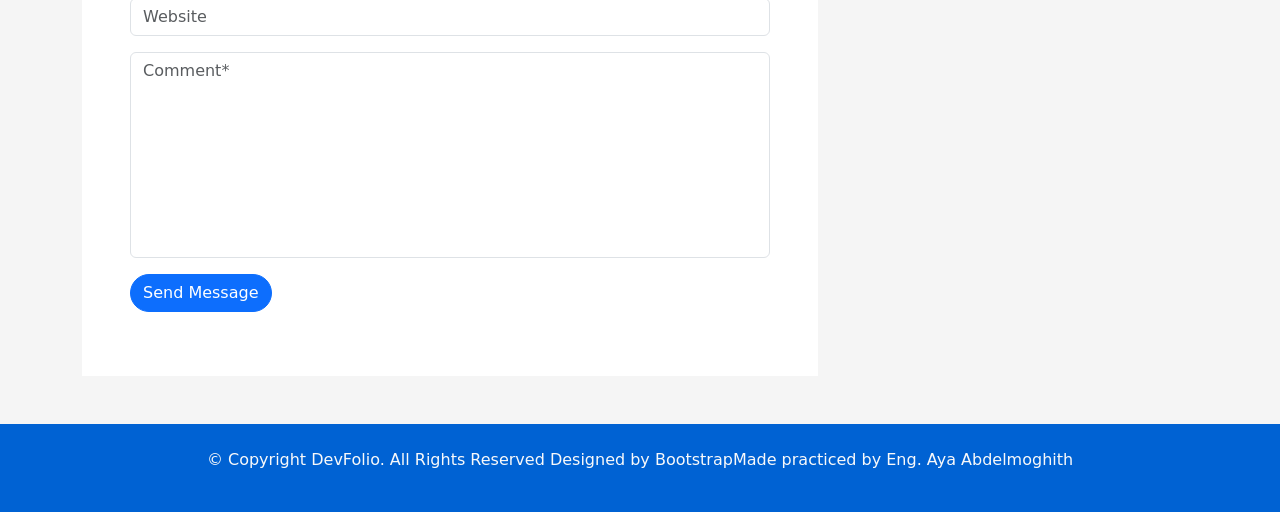
<file: blog.html>
<!DOCTYPE html>
<html lang="en">

<head>
    <meta charset="UTF-8">
    <meta http-equiv="X-UA-Compatible" content="IE=edge">
    <meta name="viewport" content="width=device-width, initial-scale=1.0">
    <link rel="icon" href="./images/favicon.png" />
    <title>DevFolio</title>
    <!-- Icons font aswsome V 6.2.1 Link -->
    <link rel="stylesheet" href="https://cdnjs.cloudflare.com/ajax/libs/font-awesome/6.2.1/css/all.min.css"
        integrity="sha512-MV7K8+y+gLIBoVD59lQIYicR65iaqukzvf/nwasF0nqhPay5w/9lJmVM2hMDcnK1OnMGCdVK+iQrJ7lzPJQd1w=="
        crossorigin="anonymous" referrerpolicy="no-referrer">
    <!-- Bootstrap -->
    <!-- CDN -->
    <!-- <link href="https://cdn.jsdelivr.net/npm/bootstrap@5.3.0/dist/css/bootstrap.min.css" rel="stylesheet"
        integrity="sha384-9ndCyUaIbzAi2FUVXJi0CjmCapSmO7SnpJef0486qhLnuZ2cdeRhO02iuK6FUUVM" crossorigin="anonymous"> -->
    <!-- CDN Icons -->
    <!-- <link rel="stylesheet" href="https://cdn.jsdelivr.net/npm/bootstrap-icons@1.7.2/font/bootstrap-icons.css"> -->
    <!-- Local -->
    <link rel="stylesheet" href="css/bootstrap.min.css">
    <!-- Local Icons -->
    <link rel="stylesheet" href="css/bootstrap-icons/bootstrap-icons.min.css">
    <!-- CSS files -->
    <link rel="stylesheet" href="css/style.css">
    <link rel="stylesheet" href="css/portfolio.css">
    <link rel="stylesheet" href="css/blog.css">

</head>

<body>
    <!-- Start nav -->
    <!-- Start nav -->
    <nav id="navbar-example" class="navbar navbar-expand-lg fixed-top"><!--Scrollspy-->
        <div class="container">
            <a class="navbar-brand fs-3 fw-semibold" href="index.html">DevFolio</a>
            <button class="navbar-toggler p-0" type="button" data-bs-toggle="offcanvas"
                data-bs-target="#offcanvasWithBothOptions" aria-controls="offcanvasWithBothOptions"
                aria-expanded="false" aria-label="Toggle navigation">
                <span class="bi bi-justify text-light fs-3"></span>
            </button>
            <div class="offcanvas offcanvas-start overflow-y-auto" data-bs-scroll="true" tabindex="-1" id="offcanvasWithBothOptions"
                aria-labelledby="offcanvasWithBothOptionsLabel">
                <div class="offcanvas-header">
                    <button type="button" class="btn-close" data-bs-dismiss="offcanvas" aria-label="Close"></button>
                </div>
                <div class="offcanvas-body">
                    <ul class="navbar-nav mb-2 mb-lg-0">
                        <li class="nav-item">
                            <a class="nav-link active" aria-current="page" href="#home">Home</a>
                        </li>
                        <li class="nav-item">
                            <a class="nav-link" href="#about">about</a>
                        </li>
                        <li class="nav-item">
                            <a class="nav-link" href="#services">services</a>
                        </li>
                        <li class="nav-item">
                            <a class="nav-link" href="#portfolio">work</a>
                        </li>
                        <li class="nav-item">
                            <a class="nav-link" href="#blog">blog</a>
                        </li>
                        <li class="nav-item dropdown">
                            <a class="nav-link" href="#">
                                Dropdown
                                <span class="bi bi-chevron-down"></span>
                            </a>
                            <ul class="dropdown-menu">
                                <li><a class="dropdown-item" href="#">Drop down1</a></li>
                                <li class="dropdown-item deep-dropdown">
                                    <a class="" href="#">DeepDropdown
                                        <span class="bi bi-chevron-down"></span>
                                    </a>
                                    <ul class="dropdown-menu sub-menu d-none">
                                        <li><a class="sub-menu-item" href="#">Deep Drop down1</a></li>
                                        <li><a class="sub-menu-item" href="#">Deep Drop down2</a></li>
                                        <li><a class="sub-menu-item" href="#">Deep Drop down3</a></li>
                                        <li><a class="sub-menu-item" href="#">Deep Drop down4</a></li>
                                        <li><a class="sub-menu-item" href="#">Deep Drop down5</a></li>
                                    </ul>
                                </li>
                                <li><a class="dropdown-item" href="#">Drop down2</a></li>
                                <li><a class="dropdown-item" href="#">Drop down3</a></li>
                                <li><a class="dropdown-item" href="#">Drop down4</a></li>
                            </ul>
                        </li>
                        <li class="nav-item">
                            <a class="nav-link" href="#contact">contact</a>
                        </li>
                    </ul>
                </div>
            </div>
            <div class="large-screen d-lg-block d-none">
                <ul class="navbar-nav gap-4 mb-2 mb-lg-0 nav nav-tabs" role="tablist">
                    <!--Scrollspy-->
                    <li class="nav-item">
                        <a class="nav-link active" aria-current="page" href="#home">Home</a>
                    </li>
                    <li class="nav-item">
                        <a class="nav-link" href="#about">about</a>
                    </li>
                    <li class="nav-item">
                        <a class="nav-link" href="#services">services</a>
                    </li>
                    <li class="nav-item">
                        <a class="nav-link" href="#portfolio">work</a>
                    </li>
                    <li class="nav-item">
                        <a class="nav-link" href="#blog">blog</a>
                    </li>
                    <li class="nav-item dropdown">
                        <a class="nav-link" href="#">
                            Dropdown
                            <span class="bi bi-chevron-down"></span>
                        </a>
                        <ul class="dropdown-menu">
                            <li><a class="dropdown-item" href="#">Drop down1</a></li>
                            <li class="dropdown-item deep-dropdown">
                                <a class="" href="#">Deep Drop down
                                    <span class="bi bi-chevron-right"></span>
                                </a>
                                <ul class="dropdown-menu sub-menu d-none">
                                    <li><a class="sub-menu-item" href="#">Deep Drop down1</a></li>
                                    <li><a class="sub-menu-item" href="#">Deep Drop down2</a></li>
                                    <li><a class="sub-menu-item" href="#">Deep Drop down3</a></li>
                                    <li><a class="sub-menu-item" href="#">Deep Drop down4</a></li>
                                    <li><a class="sub-menu-item" href="#">Deep Drop down5</a></li>
                                </ul>
                            </li>
                            <li><a class="dropdown-item" href="#">Drop down2</a></li>
                            <li><a class="dropdown-item" href="#">Drop down3</a></li>
                            <li><a class="dropdown-item" href="#">Drop down4</a></li>
                        </ul>
                    </li>
                    <li class="nav-item">
                        <a class="nav-link" href="#contact">contact</a>
                    </li>
                </ul>
            </div>
        </div>
    </nav>
    <!-- End nav -->
    <!-- End nav -->
    <!-- Start Home -->
    <header id="header">
        <div class="container">
            <div class="header-content d-flex justify-content-center align-items-center">
                <div class="header-caption">
                    <h1 class="text-uppercase text-light text-center">Blog Details</h1>
                    <div aria-label="breadcrumb">
                        <ol class="breadcrumb justify-content-center text-center text-capitalize">
                            <li class="breadcrumb-item"><a href="#">Home</a></li>
                            <li class="breadcrumb-item"><a href="#">Library</a></li>
                            <li class="breadcrumb-item active " aria-current="page">Data</li>
                        </ol>
                    </div>
                </div>

            </div>
        </div>
    </header>
    <!-- End Home -->
    <!-- Start  blog-details-->
    <main>
        <section id="blog-details" class="pt-5">
            <div class="container">
                <div class="blog-details-content">
                    <div class="row">
                        <div class="col-lg-8">
                            <div class="post p-5">
                                <div class="post-content ">
                                    <div class="post-img">
                                        <img src="images/post-1.jpg" alt="post-img">
                                    </div>
                                    <h3 class="mb-3">Lorem ipsum dolor sit amet consec tetur adipisicing
                                    </h3>
                                    <ul class="post-details text-capitalize d-flex gap-3 border-start">
                                        <li><span class="bi bi-person"></span><a href="#"> Jason London</a></li>
                                        <li><span class="bi bi-tag"></span><a href="#"> web design</a></li>
                                        <li><span class="bi bi-chat-left-text"></span><a href="#"> 14</a></li>
                                    </ul>
                                    <div class="post-caption">
                                        <p>Mauris blandit aliquet elit, eget tincidunt nibh pulvinar a. Cras ultricies
                                            ligula sed magna dictum porta. Quisque velit nisi, pretium ut lacinia in,
                                            elementum id enim. Praesent sapien massa, convallis a pellentesque nec,
                                            egestas non nisi. Vestibulum ante ipsum primis in faucibus orci luctus et
                                            ultrices posuere cubilia Curae; Donec velit neque, auctor sit amet aliquam
                                            vel, ullamcorper sit amet ligula. Nulla quis lorem ut libero malesuada
                                            feugiat.</p>
                                        <p>Nulla porttitor accumsan tincidunt. Cras ultricies ligula sed magna dictum
                                            porta. Mauris blandit aliquet elit, eget tincidunt nibh pulvinar a. Cras
                                            ultricies ligula sed magna dictum porta. Lorem ipsum dolor sit amet,
                                            consectetur adipiscing elit. Donec sollicitudin molestie malesuada.</p>
                                        <p>Mauris blandit aliquet elit, eget tincidunt nibh pulvinar a. Lorem ipsum
                                            dolor sit amet, consectetur adipiscing elit. Praesent sapien massa,
                                            convallis a pellentesque nec, egestas non nisi. Lorem ipsum dolor sit amet,
                                            consectetur adipiscing elit. Curabitur arcu erat, accumsan id imperdiet et,
                                            porttitor at sem. Donec rutrum congue leo eget malesuada.</p>
                                        <p>Lorem ipsum dolor sit amet, consectetur adipiscing elit. Nulla quis lorem ut
                                            libero malesuada feugiat. Curabitur arcu erat, accumsan id imperdiet et,
                                            porttitor at sem. Vivamus suscipit tortor eget felis porttitor volutpat.
                                            Vivamus suscipit tortor eget felis porttitor volutpat. Quisque velit nisi,
                                            pretium ut lacinia in, elementum id enim.</p>
                                        <blockquote class="blockquote border-start">
                                            <p class="mb-0 fst-italic">Lorem ipsum dolor sit amet, consectetur
                                                adipiscing elit. Integer posuere erat a ante.</p>
                                        </blockquote>
                                        <p>Nulla porttitor accumsan tincidunt. Cras ultricies ligula sed magna dictum
                                            porta. Mauris blandit aliquet elit, eget tincidunt nibh pulvinar a. Cras
                                            ultricies ligula sed magna dictum porta. Lorem ipsum dolor sit amet,
                                            consectetur adipiscing elit. Donec sollicitudin molestie malesuada.</p>
                                    </div>
                                </div>
                            </div>
                            <div class="comments my-5 p-5">
                                <div class="comment-content">
                                    <div class="comments-title mb-5">
                                        <h3>Comments (34)</h3>
                                        <div class="line" style="width: 83px; height: 2px;"></div>
                                    </div>
                                    <div class="comments-card row mb-5">
                                        <div class="comments-img col-2 mb-2">
                                            <img src="images/testimonial-2.jpg" alt="testimonial-img">
                                        </div>
                                        <div class="comments-caption col-lg-10">
                                            <h4 class="text-capitalize">Oliver Colmenares</h4>
                                            <span class="fst-italic">18 Sep 2017</span>
                                            <p>Lorem ipsum dolor sit amet, consectetur adipisicing elit. Dolores
                                                reprehenderit, provident cumque ipsam temporibus maiores quae natus
                                                libero optio, at qui beatae ducimus placeat debitis voluptates amet
                                                corporis.</p>
                                            <a href="#">Reply</a>
                                        </div>
                                        <div class="comments-card row mt-5 ms-5">
                                            <div class="comments-img col-2 mb-2">
                                                <img src="images/testimonial-2.jpg" alt="testimonial-img">
                                            </div>
                                            <div class="comments-caption col-lg-10">
                                                <h4 class="text-capitalize">Oliver Colmenares</h4>
                                                <span class="fst-italic">18 Sep 2017</span>
                                                <p>Lorem ipsum dolor sit amet, consectetur adipisicing elit. Dolores
                                                    reprehenderit, provident cumque ipsam temporibus maiores quae natus
                                                    libero optio, at qui beatae ducimus placeat debitis voluptates amet
                                                    corporis.</p>
                                                <a href="#">Reply</a>
                                            </div>
                                        </div>
                                    </div>
                                    <div class="comments-card row mb-5">
                                        <div class="comments-img col-2 mb-2">
                                            <img src="images/testimonial-2.jpg" alt="testimonial-img">
                                        </div>
                                        <div class="comments-caption col-lg-10">
                                            <h4 class="text-capitalize">Oliver Colmenares</h4>
                                            <span class="fst-italic">18 Sep 2017</span>
                                            <p>Lorem ipsum dolor sit amet, consectetur adipisicing elit. Dolores
                                                reprehenderit, provident cumque ipsam temporibus maiores quae natus
                                                libero optio, at qui beatae ducimus placeat debitis voluptates amet
                                                corporis.</p>
                                            <a href="#">Reply</a>
                                        </div>
                                    </div>
                                </div>
                            </div>
                            <div class="reply-form my-5 p-5">
                                <div class="mb-4">
                                    <h3>Leave a Reply</h3>
                                    <div class="line"></div>
                                </div>
                                <div class="contact-form">
                                    <form action="" class="row">
                                        <div class="mb-3 col-md-6">
                                            <input type="input" class="form-control" id="formControlInput1"
                                                placeholder="Name*">
                                        </div>
                                        <div class="mb-3 col-md-6">
                                            <input type="email" class="form-control" id="formControlInput2"
                                                placeholder="Email*">
                                        </div>
                                        <div class="mb-3 col-12">
                                            <input type="input" class="form-control" id="formControlInput3"
                                                placeholder="Website">
                                        </div>
                                        <div class="mb-3 col-12">
                                            <textarea class="form-control" id="formControlTextarea1" rows="8"
                                                placeholder="Comment*" spellcheck="false"></textarea>
                                        </div>
                                        <div class="col-12">
                                            <button type="submit" class="btn btn-primary mb-3 rounded-5">Send
                                                Message</button>
                                        </div>
                                    </form>
                                </div>
                            </div>
                        </div>
                        <div class="col-lg-4">
                            <div class="search-post px-5 mb-5">
                                <h3 class="text-uppercase border-start mb-4">search</h3>
                                <form action="" class="d-flex">
                                    <input type="email" class="form-control" id="inputEmail" placeholder="Seach for...">
                                    <button type="submit" class="btn btn-primary"><span
                                            class="bi bi-search"></span></button>
                                </form>
                            </div>
                            <div class="recent-post p-5 mb-5">
                                <h3 class="text-uppercase border-start mb-4">recent post</h3>
                                <ul>
                                    <li><a href="#">Atque placeat maiores.</a></li>
                                    <li><a href="#">Lorem ipsum dolor sit amet consectetur.</a></li>
                                    <li><a href="#">Nam quo autem exercitationem.</a></li>
                                    <li><a href="#">Atque placeat maiores nam quo autem.</a></li>
                                    <li><a href="#">Nam quo autem exercitationem.</a></li>
                                </ul>
                            </div>
                            <div class="archives p-5 mb-5">
                                <h3 class="text-uppercase border-start mb-4">archives</h3>
                                <ul>
                                    <li><a href="#">September, 2017.</a></li>
                                    <li><a href="#">April, 2017.</a></li>
                                    <li><a href="#">Nam quo autem exercitationem.</a></li>
                                    <li><a href="#">Atque placeat maiores nam quo autem.</a></li>
                                    <li><a href="#">Nam quo autem exercitationem.</a></li>
                                </ul>
                            </div>
                            <div class="tags p-5 mb-5">
                                <h3 class="text-uppercase border-start mb-4">tags</h3>
                                <ul>
                                    <li><a href="#">Web.</a></li>
                                    <li><a href="#">Design.</a></li>
                                    <li><a href="#">Travel.</a></li>
                                    <li><a href="#">Photoshop.</a></li>
                                    <li><a href="#">Corel Draw.</a></li>
                                    <li><a href="#">JavaScript.</a></li>
                                </ul>
                            </div>
                        </div>
                    </div>
                </div>
            </div>
        </section>
    </main>
    <!-- End blog-details -->
    <!-- Start footer -->
    <footer class="text-center text-light">
        <div class="container">
            <p> © Copyright DevFolio. All Rights Reserved Designed by <a href="#">BootstrapMade</a> practiced by <a
                    href="https://github.com/AyaAbdelmoghith">Eng. Aya Abdelmoghith</a></p>
        </div>
    </footer>
    <!-- End footer -->
        <!-- ٍStart up arrow -->
        <a href="#header"
        class="arrow-up-icon d-flex justify-content-center align-items-center rounded-circle text-light fs-5 position-fixed bg-primary">
        <span class="bi bi-arrow-up"></span>
    </a>
    <!-- End up arrow -->
    <!-- <script src="https://cdn.jsdelivr.net/npm/bootstrap@5.3.0/dist/js/bootstrap.bundle.min.js"
        integrity="sha384-geWF76RCwLtnZ8qwWowPQNguL3RmwHVBC9FhGdlKrxdiJJigb/j/68SIy3Te4Bkz" crossorigin="anonymous">
        </script> -->
    <script src="./js/bootstrap.bundle.min.js"></script>
</body>

</html>
</file>
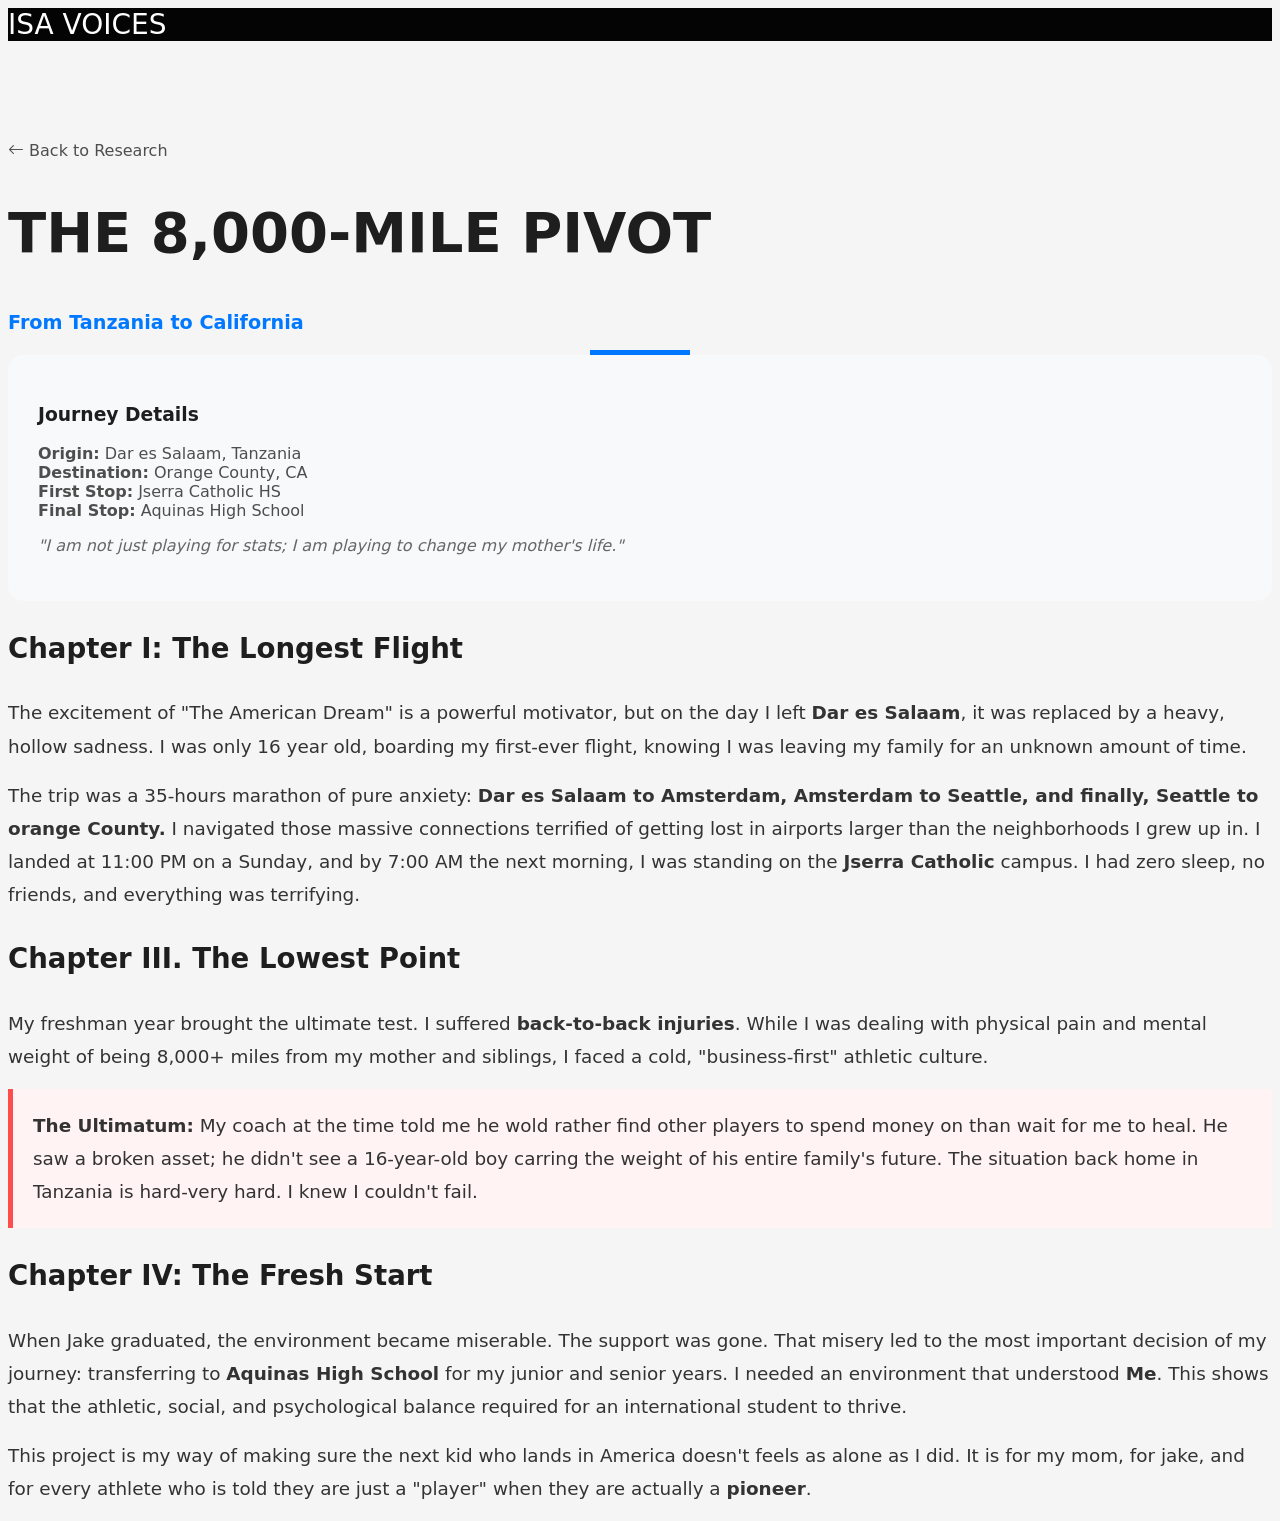
<file: my-story.html>
<!DOCTYPE html>
<html lang="en">
    <head>
        <meta charset="utf-8">
        <title>My Journey | ISA Voices</title>
        <meta content="width=device-width, initial-scale=1.0" name="viewport">
        <link href="css/style.css" rel="stylesheet">
        <link href="https://cdn.jsdelivr.net/npm/bootstrap-icons@1.5.0/font/bootstrap-icons.css" rel="stylesheet">
    </head>

    <body>

        <nav class="navbar navbar-expand-lg navbar-dark bg-dark fixed-top shadow-sm">
            <div class="container">
                <a class="navbar-brand" href="index.html">ISA VOICES</a>
            </div>
        </nav>

        <div class="container" style="margin-top: 100px; margin-bottom: -60px;">
            <a href="index.html" class="btn btn-outline-primary rounded-pill">
                <span class="bi bi-arrow-left"></span> Back to Research
            </a>
        </div>

        <main id="main" style="margin-top: 100px;">
            <section class="porfolio-details">
                <div class="container">


                    <div class="row">
                        <div class="col-lg-12 text-center mb-5">
                            <h1 style="font-size: 3.5rem; font-weight: 800; text-transform: uppercase;">The 8,000-Mile Pivot</h1>
                            <p style="font-size: 1.2rem; color: #0078ff;"><strong>From Tanzania to California</strong></p>
                            <div style="width: 100px; height: 5px; background: #0078ff; margin: 0 auto"></div>
                        </div>
                    </div>

                    <div class="row">
                        <div class="col-lg-4">
                            <div class="porfolio-info" style="background: #f8f9fa; padding: 30px; border-radius: 15px;">
                                <h3>Journey Details</h3>
                                <ul>
                                    <li><strong>Origin:</strong> Dar es Salaam, Tanzania</li>
                                    <li><strong>Destination:</strong> Orange County, CA</li>
                                    <li><strong>First Stop:</strong> Jserra Catholic HS</li>
                                    <li><strong>Final Stop:</strong> Aquinas High School</li>
                                </ul>
                                <p class="mt-4" style="font-style: italic; color: #666;">
                                    "I am not just playing for stats; I am playing to change my mother's life."
                                </p>
                            </div>
                        </div>


                        <div class="col-lg-8" style="line-height: 1.8; font-size: 1.15rem; color: #333;">

                            <h2 style="color: #1e1e1e;">Chapter I: The Longest Flight</h2>
                            <p>
                                The excitement of "The American Dream" is a powerful motivator, but on the day I left <strong>Dar es Salaam</strong>, it was replaced by a heavy, hollow sadness. I 
                                was only 16 year old, boarding my first-ever flight, knowing I was leaving my family for an unknown amount of time.
                            </p>
                            <p>
                                The trip was a 35-hours marathon of pure anxiety: <strong>Dar es Salaam to Amsterdam, Amsterdam to Seattle, and finally, Seattle to orange County.</strong> I navigated those 
                                massive connections terrified of getting lost in airports larger than the neighborhoods I grew up in. I landed at 11:00 PM on a Sunday, and by 7:00 AM the next morning, I 
                                was standing on the <strong>Jserra Catholic</strong> campus. I had zero sleep, no friends, and everything was terrifying.
                            </p>

                            <h2 class="mt-5" style="color: #1e1e1e;">Chapter III. The Lowest Point</h2>

                            <p>
                                My freshman year brought the ultimate test. I suffered <strong>back-to-back injuries</strong>. While I was dealing with physical pain and mental weight of being 8,000+ miles 
                                from my mother and siblings, I faced a cold, "business-first" athletic culture.
                            </p>
                            <p style="background: #fff3f3; padding: 20px; border-left: 5px solid #ff4d4d;">
                                <strong>The Ultimatum:</strong> My coach at the time told me he wold rather find other players to spend money on than wait for me to heal. He saw a broken asset; he didn't 
                                see a 16-year-old boy carring the weight of his entire family's future. The situation back home in Tanzania is hard-very hard. I knew I couldn't fail.
                            </p>

                            <h2 class="mt-5" style="color: #1e1e1e;">Chapter IV: The Fresh Start</h2>
                            <p>
                                When Jake graduated, the environment became miserable. The support was gone. That misery led to the most important decision of my journey: transferring to <strong>Aquinas High School</strong>
                                for my junior and senior years. I needed an environment that understood <strong>Me</strong>. This shows that the athletic, social, and psychological balance required for an international student
                                to thrive.
                            </p>
                            <p>
                                This project is my way of making sure the next kid who lands in America doesn't feels as alone as I did. It is for my  mom, for jake, and for every athlete who is told they are just a 
                                "player" when they are actually a <strong>pioneer</strong>.
                            </p>
                        </div>
                    </div>
                </div>
            </section>
        </main>
    </body>
</html>
</file>
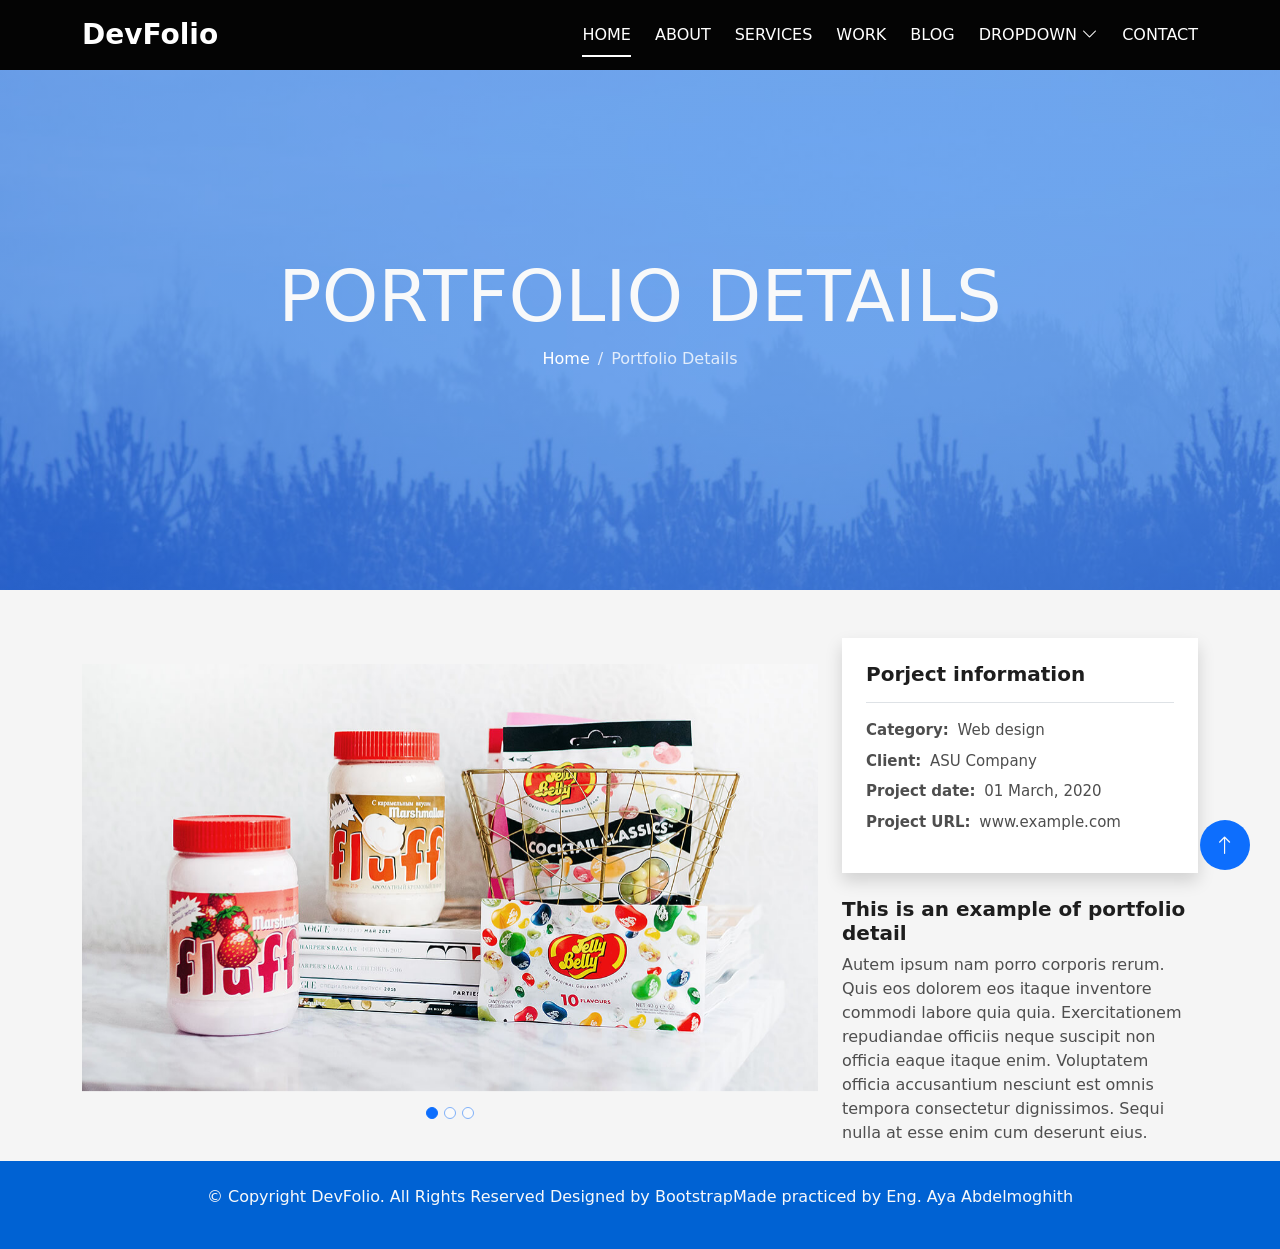
<file: portfolio.html>
<!DOCTYPE html>
<html lang="en">

<head>
    <meta charset="UTF-8">
    <meta http-equiv="X-UA-Compatible" content="IE=edge">
    <meta name="viewport" content="width=device-width, initial-scale=1.0">
    <link rel="icon" href="./images/favicon.png" />
    <title>DevFolio</title>
    <!-- Icons font aswsome V 6.2.1 Link -->
    <link rel="stylesheet" href="https://cdnjs.cloudflare.com/ajax/libs/font-awesome/6.2.1/css/all.min.css"
        integrity="sha512-MV7K8+y+gLIBoVD59lQIYicR65iaqukzvf/nwasF0nqhPay5w/9lJmVM2hMDcnK1OnMGCdVK+iQrJ7lzPJQd1w=="
        crossorigin="anonymous" referrerpolicy="no-referrer">
    <!-- Bootstrap -->
    <!-- CDN -->
    <!-- <link href="https://cdn.jsdelivr.net/npm/bootstrap@5.3.0/dist/css/bootstrap.min.css" rel="stylesheet"
        integrity="sha384-9ndCyUaIbzAi2FUVXJi0CjmCapSmO7SnpJef0486qhLnuZ2cdeRhO02iuK6FUUVM" crossorigin="anonymous"> -->
    <!-- CDN Icons -->
    <!-- <link rel="stylesheet" href="https://cdn.jsdelivr.net/npm/bootstrap-icons@1.7.2/font/bootstrap-icons.css"> -->
    <!-- Local -->
    <link rel="stylesheet" href="css/bootstrap.min.css">
    <!-- Local Icons -->
    <link rel="stylesheet" href="css/bootstrap-icons/bootstrap-icons.min.css">
    <!-- CSS files -->
    <link rel="stylesheet" href="css/style.css">
    <link rel="stylesheet" href="css/portfolio.css">

</head>

<body>
     <!-- Start nav -->
     <nav id="navbar-example" class="navbar navbar-expand-lg fixed-top"><!--Scrollspy-->
        <div class="container">
            <a class="navbar-brand fs-3 fw-semibold" href="index.html">DevFolio</a>
            <button class="navbar-toggler p-0" type="button" data-bs-toggle="offcanvas"
                data-bs-target="#offcanvasWithBothOptions" aria-controls="offcanvasWithBothOptions"
                aria-expanded="false" aria-label="Toggle navigation">
                <span class="bi bi-justify text-light fs-3"></span>
            </button>
            <div class="offcanvas offcanvas-start overflow-y-auto" data-bs-scroll="true" tabindex="-1" id="offcanvasWithBothOptions"
                aria-labelledby="offcanvasWithBothOptionsLabel">
                <div class="offcanvas-header">
                    <button type="button" class="btn-close" data-bs-dismiss="offcanvas" aria-label="Close"></button>
                </div>
                <div class="offcanvas-body">
                    <ul class="navbar-nav mb-2 mb-lg-0">
                        <li class="nav-item">
                            <a class="nav-link active" aria-current="page" href="#home">Home</a>
                        </li>
                        <li class="nav-item">
                            <a class="nav-link" href="#about">about</a>
                        </li>
                        <li class="nav-item">
                            <a class="nav-link" href="#services">services</a>
                        </li>
                        <li class="nav-item">
                            <a class="nav-link" href="#portfolio">work</a>
                        </li>
                        <li class="nav-item">
                            <a class="nav-link" href="#blog">blog</a>
                        </li>
                        <li class="nav-item dropdown">
                            <a class="nav-link" href="#">
                                Dropdown
                                <span class="bi bi-chevron-down"></span>
                            </a>
                            <ul class="dropdown-menu">
                                <li><a class="dropdown-item" href="#">Drop down1</a></li>
                                <li class="dropdown-item deep-dropdown">
                                    <a class="" href="#">DeepDropdown
                                        <span class="bi bi-chevron-down"></span>
                                    </a>
                                    <ul class="dropdown-menu sub-menu d-none">
                                        <li><a class="sub-menu-item" href="#">Deep Drop down1</a></li>
                                        <li><a class="sub-menu-item" href="#">Deep Drop down2</a></li>
                                        <li><a class="sub-menu-item" href="#">Deep Drop down3</a></li>
                                        <li><a class="sub-menu-item" href="#">Deep Drop down4</a></li>
                                        <li><a class="sub-menu-item" href="#">Deep Drop down5</a></li>
                                    </ul>
                                </li>
                                <li><a class="dropdown-item" href="#">Drop down2</a></li>
                                <li><a class="dropdown-item" href="#">Drop down3</a></li>
                                <li><a class="dropdown-item" href="#">Drop down4</a></li>
                            </ul>
                        </li>
                        <li class="nav-item">
                            <a class="nav-link" href="#contact">contact</a>
                        </li>
                    </ul>
                </div>
            </div>
            <div class="large-screen d-lg-block d-none">
                <ul class="navbar-nav gap-4 mb-2 mb-lg-0 nav nav-tabs" role="tablist">
                    <!--Scrollspy-->
                    <li class="nav-item">
                        <a class="nav-link active" aria-current="page" href="#home">Home</a>
                    </li>
                    <li class="nav-item">
                        <a class="nav-link" href="#about">about</a>
                    </li>
                    <li class="nav-item">
                        <a class="nav-link" href="#services">services</a>
                    </li>
                    <li class="nav-item">
                        <a class="nav-link" href="#portfolio">work</a>
                    </li>
                    <li class="nav-item">
                        <a class="nav-link" href="#blog">blog</a>
                    </li>
                    <li class="nav-item dropdown">
                        <a class="nav-link" href="#">
                            Dropdown
                            <span class="bi bi-chevron-down"></span>
                        </a>
                        <ul class="dropdown-menu">
                            <li><a class="dropdown-item" href="#">Drop down1</a></li>
                            <li class="dropdown-item deep-dropdown">
                                <a class="" href="#">Deep Drop down
                                    <span class="bi bi-chevron-right"></span>
                                </a>
                                <ul class="dropdown-menu sub-menu d-none">
                                    <li><a class="sub-menu-item" href="#">Deep Drop down1</a></li>
                                    <li><a class="sub-menu-item" href="#">Deep Drop down2</a></li>
                                    <li><a class="sub-menu-item" href="#">Deep Drop down3</a></li>
                                    <li><a class="sub-menu-item" href="#">Deep Drop down4</a></li>
                                    <li><a class="sub-menu-item" href="#">Deep Drop down5</a></li>
                                </ul>
                            </li>
                            <li><a class="dropdown-item" href="#">Drop down2</a></li>
                            <li><a class="dropdown-item" href="#">Drop down3</a></li>
                            <li><a class="dropdown-item" href="#">Drop down4</a></li>
                        </ul>
                    </li>
                    <li class="nav-item">
                        <a class="nav-link" href="#contact">contact</a>
                    </li>
                </ul>
            </div>
        </div>
    </nav>
    <!-- End nav -->
    <!-- End nav -->
    <!-- Start Home -->
    <header id="header">
        <div class="container">
            <div class="header-content d-flex justify-content-center align-items-center">
                <div class="header-caption">
                    <h1 class="text-uppercase text-light text-center">Portfolio Details</h1>
                    <div aria-label="breadcrumb">
                        <ol class="breadcrumb justify-content-center text-center text-capitalize">
                            <li class="breadcrumb-item"><a href="#">Home</a></li>
                            <li class="breadcrumb-item active " aria-current="page">portfolio details</li>
                        </ol>
                    </div>
                </div>

            </div>
        </div>
    </header>
    <!-- End Home -->
    <!-- Start  portfolio-details-->
    <main>
        <section id="portfolio-details" class="pt-5">
            <div class="container">
                <div class="portfolio-details-content">
                    <div class="row justify-content-between align-items-center">
                        <div class="col-lg-8">
                            <div id="carouselExampleIndicators" class="carousel slide" data-bs-ride="carousel" data-bs-touch="false">
                                <div class="carousel-indicators">
                                    <button type="button" data-bs-target="#carouselExampleIndicators"
                                        data-bs-slide-to="0" class="active" aria-current="true"
                                        aria-label="Slide 1"></button>
                                    <button type="button" data-bs-target="#carouselExampleIndicators"
                                        data-bs-slide-to="1" aria-label="Slide 2"></button>
                                    <button type="button" data-bs-target="#carouselExampleIndicators"
                                        data-bs-slide-to="2" aria-label="Slide 3"></button>
                                </div>
                                    <div class="carousel-inner">
                                        <div class="carousel-item">
                                            <div class="portfolio-details-card mb-4 pb-1">
                                                <div class="portfolio-details-img mb-3 m-auto">
                                                    <img src="images/portfolio-details-1.jpg" class="d-block"
                                                        alt="portfolio-details-1">
                                                </div>
                                            </div>
                                        </div>
                                        <div class="carousel-item active" data-bs-interval="3000">
                                            <div class="portfolio-details-card mb-4 pb-1">
                                                <div class="portfolio-details-img mb-3 m-auto">
                                                    <img src="images/portfolio-details-2.jpg" class="d-block"
                                                        alt="portfolio-details-2">
                                                </div>
                                            </div>
                                        </div>
                                        <div class="carousel-item" data-bs-interval="3000">
                                            <div class="portfolio-details-card mb-4 pb-1">
                                                <div class="portfolio-details-img mb-3 m-auto">
                                                    <img src="images/portfolio-details-3.jpg" class="d-block"
                                                        alt="portfolio-details-1">
                                                </div>
                                            </div>
                                        </div>
                                    </div>
                            </div>
                        </div>
                        <div class="col-lg-4">
                            <div class="portfolio-info p-4 mb-4 shadow">
                                <h3 class="fw-bold mb-3 pb-3 border-bottom">Porject information</h3>
                                <ul>
                                    <li class="mb-2"><span class="fw-bold pe-1">Category:</span> Web design </li>
                                    <li class="mb-2"><span class="fw-bold pe-1">Client:</span> ASU Company </li>
                                    <li class="mb-2"><span class="fw-bold pe-1">Project date:</span> 01 March, 2020
                                    </li>
                                    <li class="mb-2"><span class="fw-bold pe-1">Project URL:</span><a href="#">
                                            www.example.com</a> </li>
                                </ul>
                            </div>
                            <div class="portfolio-desc">
                                <h3 class="fw-bold">This is an example of portfolio detail</h3>
                                <p>Autem ipsum nam porro corporis rerum. Quis eos dolorem eos itaque inventore commodi
                                    labore quia quia. Exercitationem repudiandae officiis neque suscipit non officia
                                    eaque itaque enim. Voluptatem officia accusantium nesciunt est omnis tempora
                                    consectetur dignissimos. Sequi nulla at esse enim cum deserunt eius.
                                </p>
                            </div>
                        </div>
                    </div>
                </div>
            </div>
        </section>
    </main>
    <!-- End portfolio-details -->

    <!-- Start footer -->
    <footer class="text-center text-light">
        <div class="container">
            <p> © Copyright DevFolio. All Rights Reserved Designed by <a href="#">BootstrapMade</a> practiced by <a
                    href="https://github.com/AyaAbdelmoghith">Eng. Aya Abdelmoghith</a></p>
        </div>
    </footer>
    <!-- End footer -->
    <!-- ٍStart up arrow -->
    <a href="#header"
        class="arrow-up-icon d-flex justify-content-center align-items-center rounded-circle text-light fs-5 position-fixed bg-primary">
        <span class="bi bi-arrow-up"></span>
    </a>
    <!-- End up arrow -->
    <!-- <script src="https://cdn.jsdelivr.net/npm/bootstrap@5.3.0/dist/js/bootstrap.bundle.min.js"
        integrity="sha384-geWF76RCwLtnZ8qwWowPQNguL3RmwHVBC9FhGdlKrxdiJJigb/j/68SIy3Te4Bkz" crossorigin="anonymous">
        </script> -->
    <script src="./js/bootstrap.bundle.min.js"></script>
</body>

</html>
</file>
<file: css/style.css>
/* Globle Variable */
:root {
    --primaryColor: #0d6efd;
    --whiteColor: #FFF;
    --offcanvasBackdropColor: #acacac;
    --fontColor: #1e1e1e;
    --bgBody: f5f5f5;
    --bodyColor: #4e4e4e;
}

html {
    scroll-behavior: smooth;
}

body {
    font-family: system-ui, -apple-system, BlinkMacSystemFont, 'Segoe UI', Roboto, Oxygen, Ubuntu, Cantarell, 'Open Sans', 'Helvetica Neue', sans-serif;
    background-color: #f5f5f5;
    color: #4e4e4e;
}

h1,
h2,
h3,
h4,
h5,
h6 {
    color: var(--fontColor);
}

p {

    margin-top: 0;
    margin-bottom: 1rem;
}

:focus-visible {
    outline: 0;
}

ul {
    list-style: none;
    padding: 0;
}

a {
    text-decoration: none;
    color: inherit;
    font-family: inherit;
    -webkit-transition: color 0.5s ease-in-out;
    -o-transition: color 0.5s ease-in-out;
    transition: color 0.5s ease-in-out;
}

.sec-pt-4 {
    padding-top: 4rem;
}

picture,
img {
    max-width: 100%;
    display: block;
    height: auto;
}

button {
    border: 0;
    cursor: pointer;
    text-decoration: none;
}

button[type=submit] {
    -webkit-transition: all 0.5s;
    -o-transition: all 0.5s;
    transition: all 0.5s;
}

button[type=submit]:hover {
    background: var(--primaryColor);
    -webkit-box-shadow: 0 0 0 4px #cde1f8;
    box-shadow: 0 0 0 4px #cde1f8;
    border-color: transparent;
}

.line {
    width: 70px;
    height: 3px;
    background-color: var(--primaryColor);
}

.section-title {
    text-align: center;
    margin-bottom: 1.5625rem;
}

.section-title h3 {
    font-weight: bold;
    font-size: 3rem;
}

/* End Globle Variable */

/* Start Common Styles */
/* End Common Styles */
/* Start nav */
.navbar {
    background-color: rgb(4, 4, 4);
}

.navbar-expand-lg .navbar-nav {
    -webkit-box-pack: end;
    -ms-flex-pack: end;
    justify-content: flex-end;
}

.navbar-nav .nav-link.active,
.navbar-nav .nav-link.show {
    color: var(--whiteColor);
}

.offcanvas .navbar-nav .nav-link.active,
.offcanvas .navbar-nav .nav-link.show {
    color: var(--fontColor);
}

.navbar-brand {
    color: var(--whiteColor);

}

.navbar-toggler {
    border: 0;
    background: none;
}

.navbar-toggler:focus {
    -webkit-box-shadow: none;
    box-shadow: none;
}

.nav-link {
    text-transform: uppercase;
}

.dropdown-item,
.sub-menu-item {
    text-transform: capitalize;
}

.deep-dropdown {
    position: relative;
}

.sub-menu li {
    padding: 5px 15px;
}

.dropdown:hover .dropdown-menu {
    display: block;
}

.deep-dropdown:hover .sub-menu {
    display: block !important;
}

.navbar-expand-lg .navbar-nav .dropdown-menu {
    top: 102%;
}

.large-screen .deep-dropdown .sub-menu {
    position: absolute;
    left: -159px;
    top: 0px;
}

.nav-link {
    color: var(--whiteColor);
}

.navbar-brand {
    font-size: 28px;
}

.navbar-brand:focus,
.navbar-brand:hover,
.nav-link:focus,
.navbar .nav-link:hover {
    color: var(--whiteColor);
}

.deep-dropdown .nav-link {
    padding-left: 0;
    padding-right: 0;
    background-color: transparent;
    color: var(--fontColor);
}

.navbar-nav .nav-link {
    position: relative;
}

.navbar-expand-lg .navbar-nav .nav-link {
    padding: 15px 0;
}

.navbar-nav .nav-link::after,
.nav-tabs .nav-link.active::after {
    content: "";
    width: 0%;
    height: 2px;
    background-color: var(--whiteColor);
    position: absolute;
    left: 0;
    bottom: 5px;
    -webkit-transition: .5s width;
    -o-transition: .5s width;
    transition: .5s width;
}

.dropdown-menu a:hover {
    color: var(--primaryColor);
}

.nav-tabs .nav-link.active {
    position: relative;
}

.nav-tabs .nav-link.active {
    background-color: transparent;
    border-color: transparent;
}

.nav-tabs .nav-link.active::after,
.navbar-nav .nav-link:hover::after {
    width: 100%;
}

.nav-tabs {
    border-bottom: 0;
}

.nav-tabs .nav-link:focus,
.nav-tabs .nav-link:hover {
    border-color: transparent;
}

.nav-tabs .nav-link {
    margin-bottom: 0;
    border: 0;
    border-top-left-radius: 0;
    border-top-right-radius: 0;
}

.offcanvas {
    background-color: var(--whiteColor);
    color: var(--fontColor);
    display: none;
    /* width: 97% !important; */
    left: 10px !important;
    height: 88%;
    top: 10% !important;
}

.offcanvas-header {
    -webkit-box-pack: end;
    -ms-flex-pack: end;
    justify-content: end;
}

.dropdown-item:focus,
.dropdown-item:hover {
    background-color: transparent;
}

.dropdown-menu {
    border: 0;
    border-radius: 0;
    -webkit-box-shadow: 5px 5px 11px 0px rgba(0, 0, 0, 0.3);
    box-shadow: 5px 5px 11px 0px rgba(0, 0, 0, 0.3);
}

.dropdown-toggle::after {
    border: 0;
}

:root:has(.nav-link:focus) .offcanvas {
    display: none;
}

.offcanvas-backdrop {
    background-color: var(--offcanvasBackdropColor);
    /* Replace with your desired color */
}

:root:has(.nav-link:active) .offcanvas-backdrop {
    background-color: transparent;
}

.btn-close:focus {
    -webkit-box-shadow: none;
    box-shadow: none;
}

/* End nav */
/* Start Home */
#home {
    height: 100vh;
    background-image: -webkit-gradient(linear, left top, left bottom, from(rgba(0, 0, 0, 0.5)), to(rgba(0, 0, 0, 0.5))), url(../images/background-111.jpg);
    background-image: -o-linear-gradient(rgba(0, 0, 0, 0.5), rgba(0, 0, 0, 0.5)), url(../images/background-111.jpg);
    background-image: linear-gradient(rgba(0, 0, 0, 0.5), rgba(0, 0, 0, 0.5)), url(../images/background-111.jpg);
    background-size: cover;
    background-position: center;
    background-repeat: no-repeat;
    /*background-attachment: fixed;*/
}

h1 {
    font-size: 4.5rem;
}

.animated-letters {
    font-size: 2.5rem;
    /* display: inline-block; */
}

.animated-letters::after {
    content: "";
    display: inline-block;
    -webkit-animation: move-letters 15s infinite;
    animation: move-letters 15s infinite;
}

@-webkit-keyframes move-letters {
    0% {
        content: "A|";
    }

    2% {
        content: "At|";
    }

    4% {
        content: "Ath|";
    }

    6% {
        content: "Athl|";
    }

    8% {
        content: "Athle|";
    }

    10% {
        content: "Athlet|";
    }

    12% {
        content: "Athlete|";
    }

    14% {
        content: "Athlete";
    }

    16% {
        content: "Athlete|"
    }

    18% {
        content: "Athlete";
    }

    20% {
        content: "Athlete|";
    }

    22% {
        content: "Athlete";
    }

    24% {
        content: "Athlete|";
    }

    26% {
        content: "S|";
    }

    28% {
        content: "St|";
    }

    30% {
        content: "Stu|";
    }

    32% {
        content: "Stud|";
    }

    34% {
        content: "Stude|";
    }

    36% {
        content: "Studen|";
    }

    38% {
        content: "Student|";
    }

    40% {
        content: "Student|";
    }

    42% {
        content: "Student";
    }

    44% {
        content: "Student|";
    }

    46% {
        content: "Student";
    }

    48% {
        content: "Student|";
    }

    50% {
        content: "R|";
    }

    52% {
        content: "Re|";
    }

    54% {
        content: "Res|";
    }

    56% {
        content: "Rese|";
    }

    58% {
        content: "Resea|";
    }

    60% {
        content: "Resear|";
    }

    62% {
        content: "Researc|";
    }

    64% {
        content: "Research|";
    }

    66% {
        content: "Researche|";
    }

    68% {
        content: "Researcher|";
    }

    70% {
        content: "Researcher|";
    }

    72% {
        content: "Researcher|";
    }

    74% {
        content: "Researcher";
    }

    76% {
        content: "Researcher|";
    }

    78% {
        content: "Researcher";
    }

    80% {
        content: "Researcher|";
    }

    82% {
        content: "A|";
    }

    84% {
        content: "Ad|";
    }

    86% {
        content: "Adv|";
    }

    88% {
        content: "Advo|";
    }

    90% {
        content: "Advoc|";
    }

    91% {
        content: "Advoca|";
    }

    92% {
        content: "Advocat|";
    }

    93% {
        content: "Advocate|";
    }

    94% {
        content: "Advocate|";
    }

    96% {
        content: "Advocate";
    }

    97% {
        content: "Advocate|";
    }

    98% {
        content: "Advocate";
    }

    99% {
        content: "Advocate|";
    }

    100% {
        content: "Advocate|";
    }
}

@keyframes move-letters {
    0% {
        content: "A|";
    }

    2% {
        content: "At|";
    }

    4% {
        content: "Ath|";
    }

    6% {
        content: "Athl|";
    }

    8% {
        content: "Athle|";
    }

    10% {
        content: "Athlet|";
    }

    12% {
        content: "Athlete|";
    }

    14% {
        content: "Athlete";
    }

    16% {
        content: "Athlete|"
    }

    18% {
        content: "Athlete";
    }

    20% {
        content: "Athlete|";
    }

    22% {
        content: "Athlete";
    }

    24% {
        content: "Athlete|";
    }

    26% {
        content: "S|";
    }

    28% {
        content: "St|";
    }

    30% {
        content: "Stu|";
    }

    32% {
        content: "Stud|";
    }

    34% {
        content: "Stude|";
    }

    36% {
        content: "Studen|";
    }

    38% {
        content: "Student|";
    }

    40% {
        content: "Student|";
    }

    42% {
        content: "Student";
    }

    44% {
        content: "Student|";
    }

    46% {
        content: "Student";
    }

    48% {
        content: "Student|";
    }

    50% {
        content: "R|";
    }

    52% {
        content: "Re|";
    }

    54% {
        content: "Res|";
    }

    56% {
        content: "Rese|";
    }

    58% {
        content: "Resea|";
    }

    60% {
        content: "Resear|";
    }

    62% {
        content: "Researc|";
    }

    64% {
        content: "Research|";
    }

    66% {
        content: "Researche|";
    }

    68% {
        content: "Researcher|";
    }

    70% {
        content: "Researcher|";
    }

    72% {
        content: "Researcher|";
    }

    74% {
        content: "Researcher";
    }

    76% {
        content: "Researcher|";
    }

    78% {
        content: "Researcher";
    }

    80% {
        content: "Researcher|";
    }

    82% {
        content: "A|";
    }

    84% {
        content: "Ad|";
    }

    86% {
        content: "Adv|";
    }

    88% {
        content: "Advo|";
    }

    90% {
        content: "Advoc|";
    }

    91% {
        content: "Advoca|";
    }

    92% {
        content: "Advocat|";
    }

    93% {
        content: "Advocate|";
    }

    94% {
        content: "Advocate|";
    }

    96% {
        content: "Advocate";
    }

    97% {
        content: "Advocate|";
    }

    98% {
        content: "Advocate";
    }

    99% {
        content: "Advocate|";
    }

    100% {
        content: "Advocate|";
    }
}

/* End Home */
/* Start About */
#about {}

.about-info span {
    font-weight: 600;
    color: #000;
}

.progress {
    background-color: #CDE1F8;
    border-radius: 0;
    height: 0.7rem;
}

.skills span {
    color: #4e4e4e;
}

/* End About */
/* Start Services */
.service-card {
    padding: 2.5rem 1.3rem;
    -webkit-box-shadow: 0 13px 8px -10px rgba(0, 0, 0, 0.1);
    box-shadow: 0 13px 8px -10px rgba(0, 0, 0, 0.1)
}

.service-card .icon,
.facts-card .icon {
    font-size: 40px;
    color: var(--fontColor);
    width: 100px;
    height: 100px;
    border: 7px solid var(--primaryColor);
    -webkit-transition: all 0.5s;
    -o-transition: all 0.5s;
    transition: all 0.5s;
    margin: 0 auto 1rem;
}

.service-card:hover .icon,
.social-links .icon:hover {
    color: var(--whiteColor);
    background-color: var(--primaryColor);
    border: 7px solid #CDE1F8;
}

/* End Services */
/* Start Facts */
#facts {
    background-image: -webkit-gradient(linear, left top, left bottom, from(rgba(13, 110, 253, 0.6)), to(rgba(13, 110, 253, 0.6))), url(../images/counters-bg.jpg);
    background-image: -o-linear-gradient(rgba(13, 110, 253, 0.6), rgba(13, 110, 253, 0.6)), url(../images/counters-bg.jpg);
    background-image: linear-gradient(rgba(13, 110, 253, 0.6), rgba(13, 110, 253, 0.6)), url(../images/counters-bg.jpg);
}

#facts,
#testimonials,
#contact {
    min-height: 50vh;
    background-size: cover;
    background-position: top center;
    padding: 8rem 0;
}

.facts-card .icon {
    width: 80px;
    height: 80px;
    font-size: 2rem;
    border: 10px solid #CDE1F8;
}

/* End Facts */
/* Start Portfolio */

.portfolio-card .card {
    border: 0;
    -webkit-box-shadow: 0 13px 8px -10px rgba(0, 0, 0, 0.1);
    box-shadow: 0 13px 8px -10px rgba(0, 0, 0, 0.1);
}

.portfolio-card .card,
.portfolio-card img {
    border-radius: 0;
}

.portfolio-img {
    overflow: hidden;
}

.portfolio-card img {
    -webkit-transition: 0.5s -webkit-transform;
    transition: 0.5s -webkit-transform;
    -o-transition: 0.5s transform;
    transition: 0.5s transform;
    transition: 0.5s transform, 0.5s -webkit-transform;
}

.portfolio-card:hover img {
    -webkit-transform: scale(1.1);
    -ms-transform: scale(1.1);
    transform: scale(1.1);
}

.portfolio-card .breadcrumb {
    font-size: 0.8rem;
}

.portfolio-card .breadcrumb .breadcrumb-item:first-child {
    color: var(--primaryColor);
}

.portfolio-card .icon {
    font-size: 2.5rem;
    color: var(--primaryColor);
}

/* End Portfolio */
/* Start testimonials*/
#testimonials {
    background-attachment: fixed;
}

#testimonials,
#contact {
    background-image: -webkit-gradient(linear, left top, left bottom, from(rgba(13, 110, 253, 0.6)), to(rgba(13, 110, 253, 0.6))), url(../images/overlay-bg.jpg);
    background-image: -o-linear-gradient(rgba(13, 110, 253, 0.6), rgba(13, 110, 253, 0.6)), url(../images/overlay-bg.jpg);
    background-image: linear-gradient(rgba(13, 110, 253, 0.6), rgba(13, 110, 253, 0.6)), url(../images/overlay-bg.jpg);
}

.testimonials-img {
    width: 150px;
    height: 150px;
}

#testimonials .carousel-indicators [data-bs-target] {
    width: 12px;
    height: 12px;
    border-radius: 50%;
}

/* End testimonials*/
#blog h4 {
    font-size: 1.3rem;
}

.blog-label {
    top: -15px;
    font-size: 0.7rem;
}

.blog-avatar {
    width: 35px;
    height: 35px;
}

.blog-author {
    font-size: 16px;
    font-weight: 400;
}

#blog a:hover {
    color: var(--primaryColor);
}

/* Start Contact */
#contact {
    padding: 8rem 0 3rem;
    -webkit-box-shadow: 0 13px 8px -10px rgba(0, 0, 0, 0.1);
    box-shadow: 0 13px 8px -10px rgba(0, 0, 0, 0.1);
}

textarea {
    resize: none;
}

.contact-info li {
    -webkit-margin-after: 10px;
    margin-block-end: 10px;
}

.contact-info span {
    color: var(--primaryColor);
    display: inline-block;
    -webkit-margin-end: 5px;
    margin-inline-end: 5px;
}

.social-links .icon {
    width: 50px;
    height: 50px;
    font-size: 20px;
    border: 3px solid var(--primaryColor);
    color: var(--fontColor);
}

/* End Contact */
/* Start Footer */
footer {
    padding: 1.5rem 0;
    background: #0062d3;

}

/* End Footer */
.arrow-up-icon {
    bottom: 30px;
    right: 30px;
    width: 50px;
    height: 50px;
}

/* Medium devices (tablets, less than 992px) */
@media screen and (max-width: 991.98px) {
    h1 {
        font-size: 3rem;
    }

    .offcanvas .navbar-nav .nav-link::after,
    .offcanvas .nav-tabs .nav-link.active::after {
        width: 0%;
    }

    .offcanvas .nav-link {
        color: var(--fontColor);
    }

    .offcanvas .nav-link:hover,
    .offcanvas .dropdown .dropdown-item:hover {
        color: var(--primaryColor) !important;
    }

    .offcanvas,
    .offcanvas .navbar-nav {
        display: block;
    }

    body:has(.offcanvas .nav-link:focus) .offcanvas {
        display: none;
    }

    #facts {
        padding: 6rem 0 5rem;

    }

    .facts-card {
        margin-bottom: 25px;
    }
}

/* Small devices (landscape phones, less than 768px) */
@media screen and (max-width: 767.98px) {


    #home p {
        font-size: 1.5rem;
    }

    .about-content {
        padding: 3rem 1.25rem !important;
    }
}

/* Extra small devices (portrait phones, less than 576px) */
@media screen and (max-width: 575.98px) {
    h1 {
        font-size: 2.8rem;
    }

    .section-title h3 {
        font-size: 2rem;
    }

    .about-img {
        margin-bottom: 20px;
    }

    .skills {
        margin-bottom: 30px;
    }

    .service-card .icon {
        width: 70px;
        height: 70px;
        font-size: 25px;
    }

    .portfolio-card .card-body {
        -webkit-box-orient: vertical;
        -webkit-box-direction: normal;
        -ms-flex-direction: column;
        flex-direction: column;
    }

    .portfolio-card .icon {
        -ms-flex-item-align: end;
        align-self: flex-end;
    }
}

@media screen and (max-width: 422px) {
    .offcanvas {
        width: 80% !important;
    }

    .about-content {
        overflow: hidden;

    }

    .about-img {
        width: 100px;

        /* delete this bellow if it crushes*/

        
    }
}
@media (max-width: 768px) {
    #home {
        height: 100vh;
        background-position: 70% center;
</file>
<file: css/portfolio.css>
/* Start Header */
.carousel-indicators [data-bs-target] {
    width: 10px;
    height: 10px;
    border-radius: 50%;
    border: 1px solid #0d6efd;
}
.carousel-indicators .active {
    background: #0d6efd;
}
#header, .header-content{
    min-height: 60vh;
 }
#header{  
    margin-top: 50px;
    background-image: -webkit-gradient(linear, left top, left bottom, from(rgba(13, 110, 253, 0.6)), to(rgba(13, 110, 253, 0.6))), url(../images/overlay-bg.jpg);
    background-image: -o-linear-gradient(rgba(13, 110, 253, 0.6), rgba(13, 110, 253, 0.6)), url(../images/overlay-bg.jpg);
    background-image: linear-gradient(rgba(13, 110, 253, 0.6), rgba(13, 110, 253, 0.6)), url(../images/overlay-bg.jpg);
    background-attachment: fixed;
    background-size: cover;
}
#header .container{
    margin-top: 50px;
}
h2{
    font-size: 3.5rem;
}
#header .breadcrumb {
    color: #FFF;
}
#header .breadcrumb .breadcrumb-item:last-child,.breadcrumb-item+.breadcrumb-item::before {
    color: rgba(255,255,255,0.8);
}
/* End Header */
/* Start Portfolio-Details*/

.portfolio-details-content a:hover{
    color:  rgb(10,88,202);
}
.portfolio-details-content h3{
    font-size: 20px;
}
.portfolio-info{
    background-color: #FFF;
}
.portfolio-info li{
    font-size: 15px;
}
/* End Portfolio-Details*/
</file>
<file: css/blog.css>
/* Start blog-details */
.post,.comments,.reply-form,.recent-post,.search-post,.archives,.tags{
    background-color: #FFF;
}
.post h3{
    font-size: 25px;
}
.post-details a, .comments-card a{
    color: #0d6efd;
}
.border-start {
    border-left: 4px solid #0d6efd !important;
    padding-left: 15px;
}
.comments-img img{
    max-width: 80px;
    /* max-width: 2.5rem; */
}
.comments-caption h4{
    font-size: 1.35rem;
}
.search-post{
    padding: 2rem 0;
}
.search-post .btn, .search-post input{
    border-radius: 0;
}
.search-post input{
    -webkit-box-flex: 1;
        -ms-flex-positive: 1;
            flex-grow: 1; 
}
.recent-post li::before, .archives li::before{
    content: "";
    display: inline-block;
    vertical-align:middle;
    width: 10px;
    height: 1px;
    background-color: #0d6efd;
    margin-right: 5px;
}
.recent-post li a:hover,.archives li a:hover{
    color: #0d6efd;
}
#blog-details li{
    margin-bottom: 10px;
}
.tags li{
    display: inline-block;
    -webkit-margin-start: 5px;
            margin-inline-start: 5px;
    background-color: #0d6efd;
    padding: 5px 8px;
    border-radius: 15px;
    color: #FFF;
}
/* End blog-details */

/* Small devices (landscape phones, less than 768px) */
@media screen and (max-width: 767.98px) {
    .comments-caption h4 {
        font-size: 1.1rem;
    }
    .blockquote{
        font-size: 1.15rem;
    }
}

/* Extra small devices (portrait phones, less than 576px) */
@media screen and (max-width: 575.98px) {
    h3,.post h3{
        font-size: 1.3rem;
    }
}
</file>
